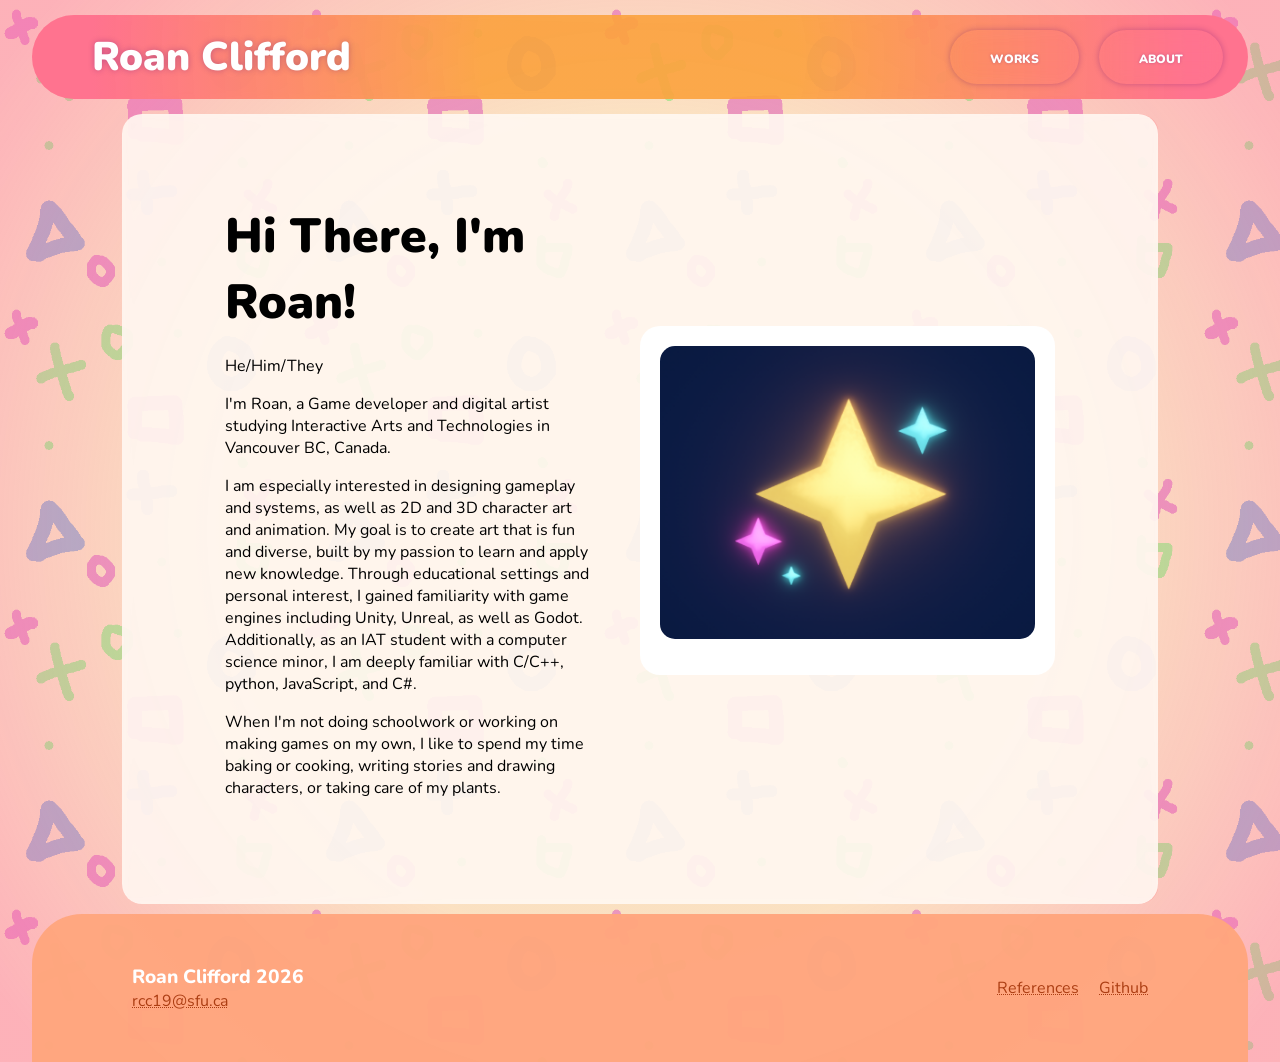
<file: pages/about.html>
<!DOCTYPE html>
<html lang="en">
<head>
    <meta charset="UTF-8">
    <meta name="viewport" content="width=device-width, initial-scale=1.0">
    <title>About</title>

    <link rel="stylesheet" href="../css/main.css">

    <!-- Google Fonts -->
    <link rel="preconnect" href="https://fonts.googleapis.com">
    <link rel="preconnect" href="https://fonts.gstatic.com" crossorigin>
    <link href="https://fonts.googleapis.com/css2?family=Nunito:ital,wght@0,200..1000;1,200..1000&display=swap" rel="stylesheet">
</head>
<body>
    <header id="nav_header">
        <a class="logotype" href="/index.html">Roan Clifford</a>
        <button id="hamburger" class="nav-link">menu</button>
        <nav id="link_container">
            <a class="nav-link" href="../pages/works.html">Works</a>
            <!-- <a class="nav-link" href="#">Character Art</a> -->
            <a class="nav-link" href="../pages/about.html">About</a>
        </nav>
    </header>
    <div class="page_content">
        <section class="row content_bg">
            <div class="two_col_grid">
                <div>
                    <h1>Hi There, I'm Roan!</h1>
                    <p>He/Him/They</p>
                    <p>I'm Roan, a Game developer and digital artist studying Interactive Arts and Technologies in Vancouver BC, Canada. </p>
                    <p>I am especially interested in designing gameplay and systems, as well as 2D and 3D character art and animation. My goal is to create art that is fun and diverse, built by my passion to learn and apply new knowledge. Through educational settings and personal interest, I gained familiarity with game engines including Unity, Unreal, as well as Godot. Additionally, as an IAT student with a computer science minor, I am deeply familiar with C/C++, python, JavaScript, and C#.</p>
                    <p>When I'm not doing schoolwork or working on making games on my own, I like to spend my time baking or cooking, writing stories and drawing characters, or taking care of my plants.</p>
                </div>
                <figure>
                    <img src="../assets/star_icon.png" loading="lazy">
                    <figcaption></figcaption>
                </figure>
            </div>
        </section>
    </div>
    <footer>
        <div>
            <p>Roan Clifford 2026</p>
            <a href="mailto:rcc19@sfu.ca">rcc19@sfu.ca</a> <!--https://www.w3docs.com/snippets/html/how-to-create-mailto-links.html-->
        </div>
        <ul>
            <!-- <li><a href="./styleguide.html">Styleguide</a></li> -->
            <li><a href="./references.html">References</a></li>
            <li><a target="_blank" href="https://github.com/RCC1783">Github</a></li>
        </ul>
    </footer>
    <script src="../js/main.js"></script>
</body>
</html>
</file>
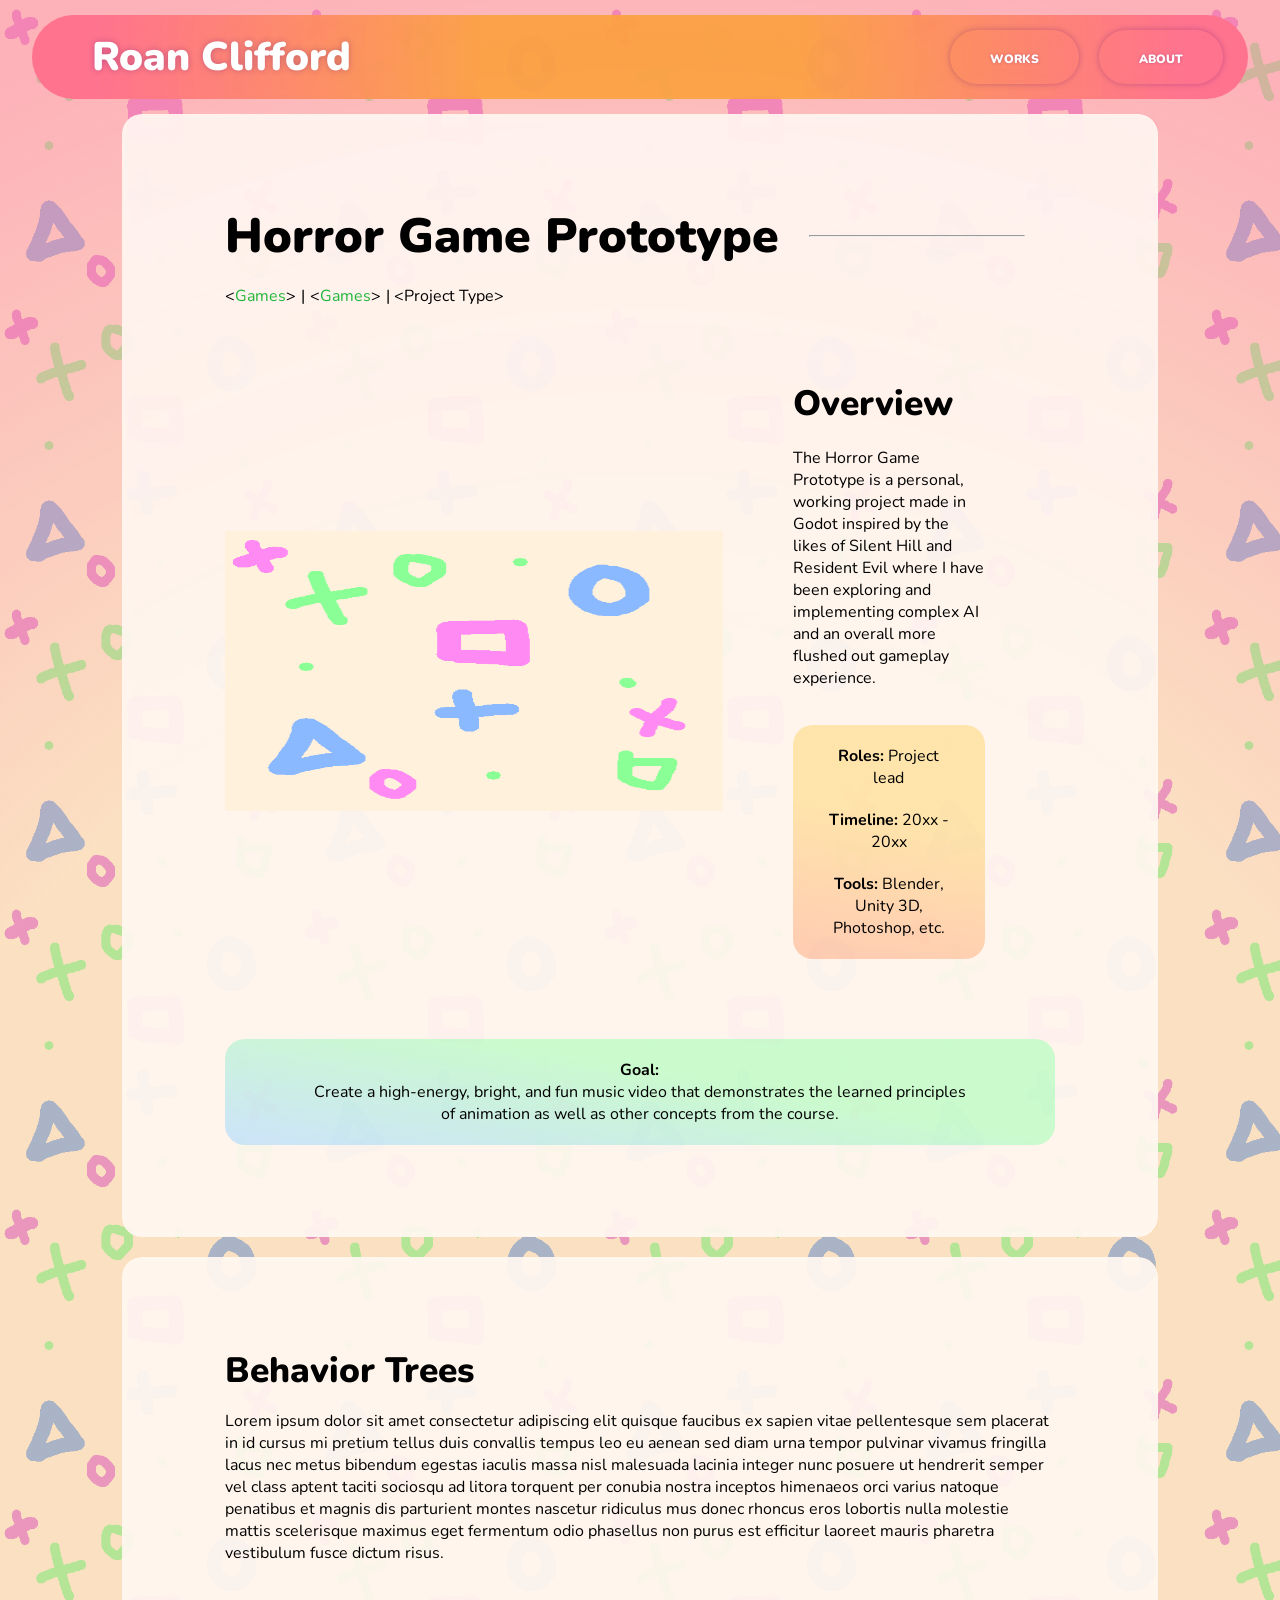
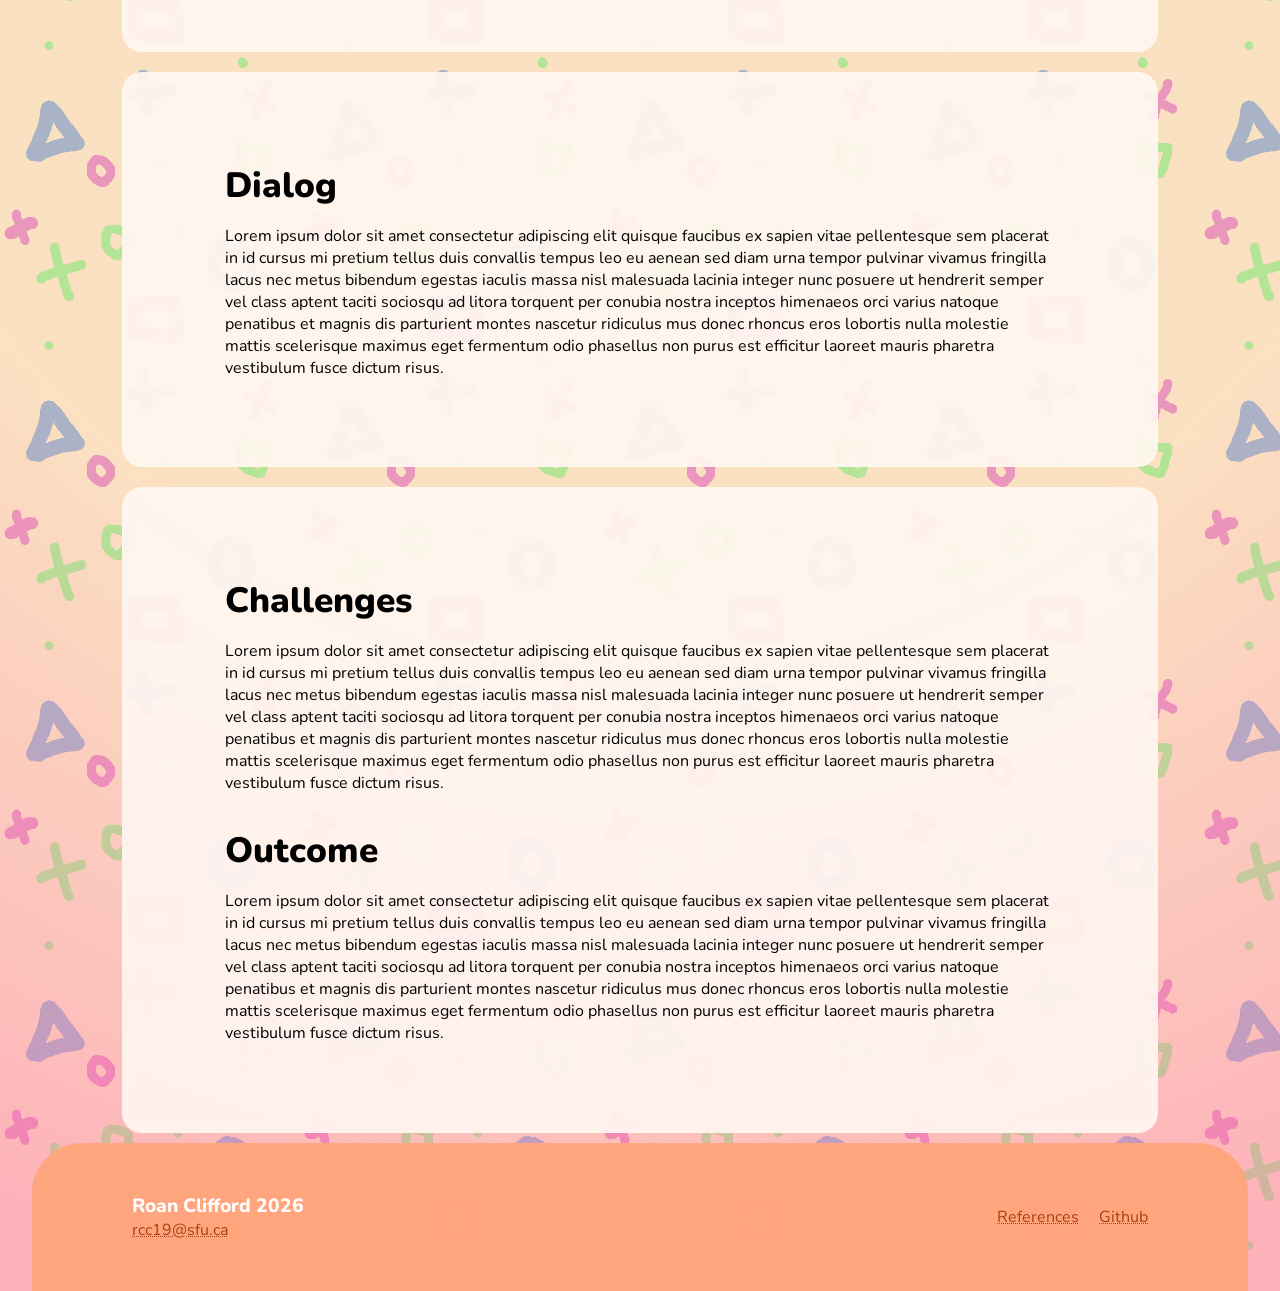
<file: pages/horror_prototype.html>
<!DOCTYPE html>
<html lang="en">
<head>
    <meta charset="UTF-8">
    <meta name="viewport" content="width=device-width, initial-scale=1.0">
    <title>Horror Game Prototype</title>

    <link rel="stylesheet" href="../css/main.css">

    <!-- Google Fonts -->
    <link rel="preconnect" href="https://fonts.googleapis.com">
    <link rel="preconnect" href="https://fonts.gstatic.com" crossorigin>
    <link href="https://fonts.googleapis.com/css2?family=Nunito:ital,wght@0,200..1000;1,200..1000&display=swap" rel="stylesheet">
</head>
<body>
    <header id="nav_header">
        <a class="logotype" href="/index.html">Roan Clifford</a>
        <button id="hamburger" class="nav-link">menu</button>
        <nav id="link_container">
            <a class="nav-link" href="../pages/works.html">Works</a>
            <!-- <a class="nav-link" href="#">Character Art</a> -->
            <a class="nav-link" href="../pages/about.html">About</a>
        </nav>
    </header>
    <div class="page_content">
        <div class="row content_bg">
            <div class="project_head">
                <h1>Horror Game Prototype</h1>
                <hr>
                <p class="tags_cont"><a href="/pages/works.html#games" class="content_tag game_dev">Games</a> | <a href="/pages/works.html#games" class="content_tag game_dev">Games</a> | &lt;Project Type&gt;</p>
            </div>

            <section id="overview" class="flex_container">
                <!-- Placeholder Image. Should replace w gameplay video -->
                <img src="/assets/WebsiteBackground.png" style="width: 60%; aspect-ratio: 16/9; align-self: center;">
                <div class="col">
                    <h2>Overview</h2>
                    <p>The Horror Game Prototype is a personal, working project made in Godot inspired by the likes of Silent Hill and Resident Evil where I have been exploring and implementing complex AI and an overall more flushed out gameplay experience.</p>
                    <div class="callout center_text">
                        <p><b>Roles:</b> Project lead </p>
                        <p><b>Timeline:</b> 20xx - 20xx</p>
                        <p><b>Tools:</b> Blender, Unity 3D, Photoshop, etc.</p>
                    </div>
                </div>
                <div class="callout row center_text call_alt1">
                    <p><b>Goal:</b> <br> Create a high-energy, bright, and fun music video that demonstrates the learned principles of animation as well as other concepts from the course.</p>
                </div>
            </section>
        </div>
        <div class="row content_bg">
            <section id="section1">
                <h2>Behavior Trees</h2>
                <p>Lorem ipsum dolor sit amet consectetur adipiscing elit quisque faucibus ex sapien vitae pellentesque sem placerat in id cursus mi pretium tellus duis convallis tempus leo eu aenean sed diam urna tempor pulvinar vivamus fringilla lacus nec metus bibendum egestas iaculis massa nisl malesuada lacinia integer nunc posuere ut hendrerit semper vel class aptent taciti sociosqu ad litora torquent per conubia nostra inceptos himenaeos orci varius natoque penatibus et magnis dis parturient montes nascetur ridiculus mus donec rhoncus eros lobortis nulla molestie mattis scelerisque maximus eget fermentum odio phasellus non purus est efficitur laoreet mauris pharetra vestibulum fusce dictum risus.</p>
            </section>
        </div>
        <!-- <div class="col_noBG min_50-perc">
            <img src="/assets/WebsiteBackground.png" loading="lazy" >
        </div>
        <div class="col_noBG min_50-perc">
            <img src="/assets/WebsiteBackground.png">
        </div> -->
        <div class="row content_bg">
            <section id="section2">
                <h2>Dialog</h2>
                <p>Lorem ipsum dolor sit amet consectetur adipiscing elit quisque faucibus ex sapien vitae pellentesque sem placerat in id cursus mi pretium tellus duis convallis tempus leo eu aenean sed diam urna tempor pulvinar vivamus fringilla lacus nec metus bibendum egestas iaculis massa nisl malesuada lacinia integer nunc posuere ut hendrerit semper vel class aptent taciti sociosqu ad litora torquent per conubia nostra inceptos himenaeos orci varius natoque penatibus et magnis dis parturient montes nascetur ridiculus mus donec rhoncus eros lobortis nulla molestie mattis scelerisque maximus eget fermentum odio phasellus non purus est efficitur laoreet mauris pharetra vestibulum fusce dictum risus.</p>
            </section>
        </div>
        <div class="row content_bg">
            <section id="challenges">
                <h2>Challenges</h2>
                <p>Lorem ipsum dolor sit amet consectetur adipiscing elit quisque faucibus ex sapien vitae pellentesque sem placerat in id cursus mi pretium tellus duis convallis tempus leo eu aenean sed diam urna tempor pulvinar vivamus fringilla lacus nec metus bibendum egestas iaculis massa nisl malesuada lacinia integer nunc posuere ut hendrerit semper vel class aptent taciti sociosqu ad litora torquent per conubia nostra inceptos himenaeos orci varius natoque penatibus et magnis dis parturient montes nascetur ridiculus mus donec rhoncus eros lobortis nulla molestie mattis scelerisque maximus eget fermentum odio phasellus non purus est efficitur laoreet mauris pharetra vestibulum fusce dictum risus.</p>
            </section>
            <section id="outcome">
                <h2>Outcome</h2>
                <p>Lorem ipsum dolor sit amet consectetur adipiscing elit quisque faucibus ex sapien vitae pellentesque sem placerat in id cursus mi pretium tellus duis convallis tempus leo eu aenean sed diam urna tempor pulvinar vivamus fringilla lacus nec metus bibendum egestas iaculis massa nisl malesuada lacinia integer nunc posuere ut hendrerit semper vel class aptent taciti sociosqu ad litora torquent per conubia nostra inceptos himenaeos orci varius natoque penatibus et magnis dis parturient montes nascetur ridiculus mus donec rhoncus eros lobortis nulla molestie mattis scelerisque maximus eget fermentum odio phasellus non purus est efficitur laoreet mauris pharetra vestibulum fusce dictum risus.</p>
            </section>
        </div>
    </div>
    <footer>
        <div>
            <p>Roan Clifford 2026</p>
            <a href="mailto:rcc19@sfu.ca">rcc19@sfu.ca</a> <!--https://www.w3docs.com/snippets/html/how-to-create-mailto-links.html-->
        </div>
        <ul>
            <!-- <li><a href="./styleguide.html">Styleguide</a></li> -->
            <li><a href="./references.html">References</a></li>
            <li><a target="_blank" href="https://github.com/RCC1783">Github</a></li>
        </ul>
    </footer>
    <script src="../js/main.js"></script>
</body>
</html>
</file>
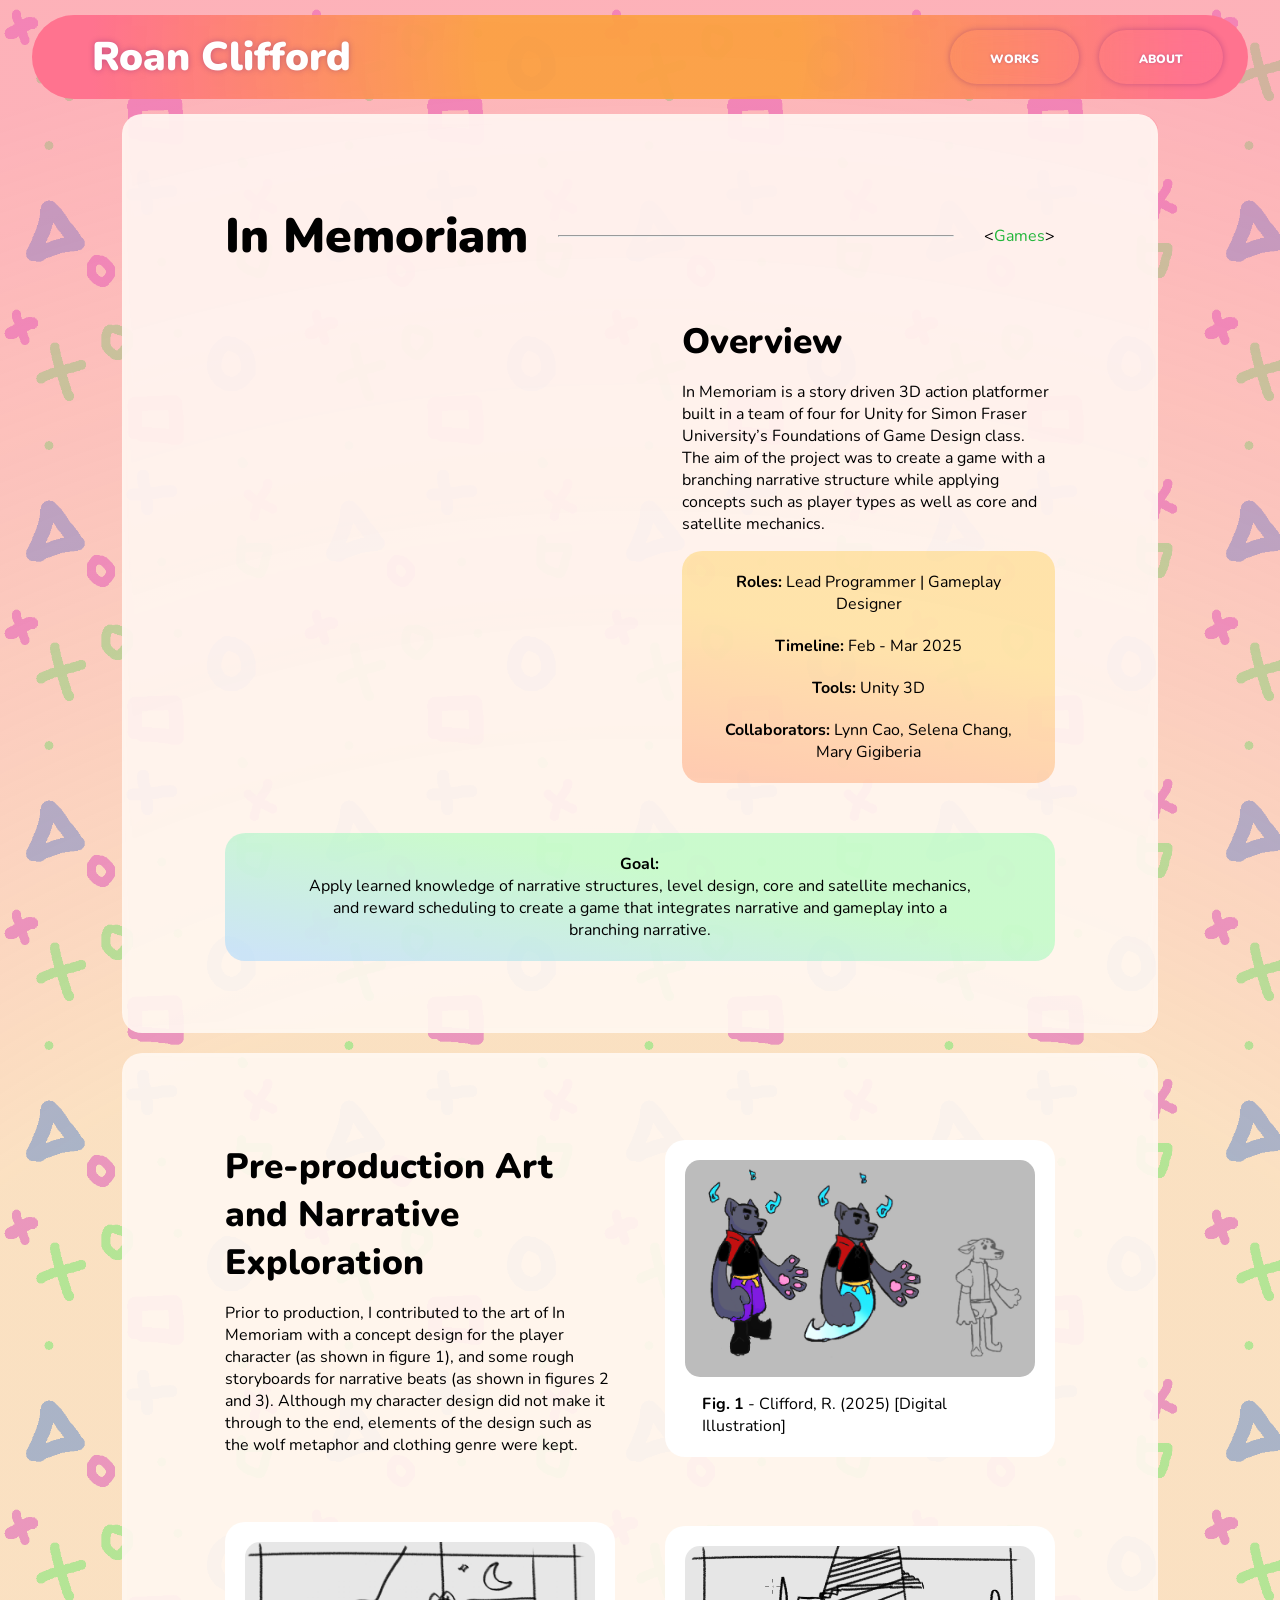
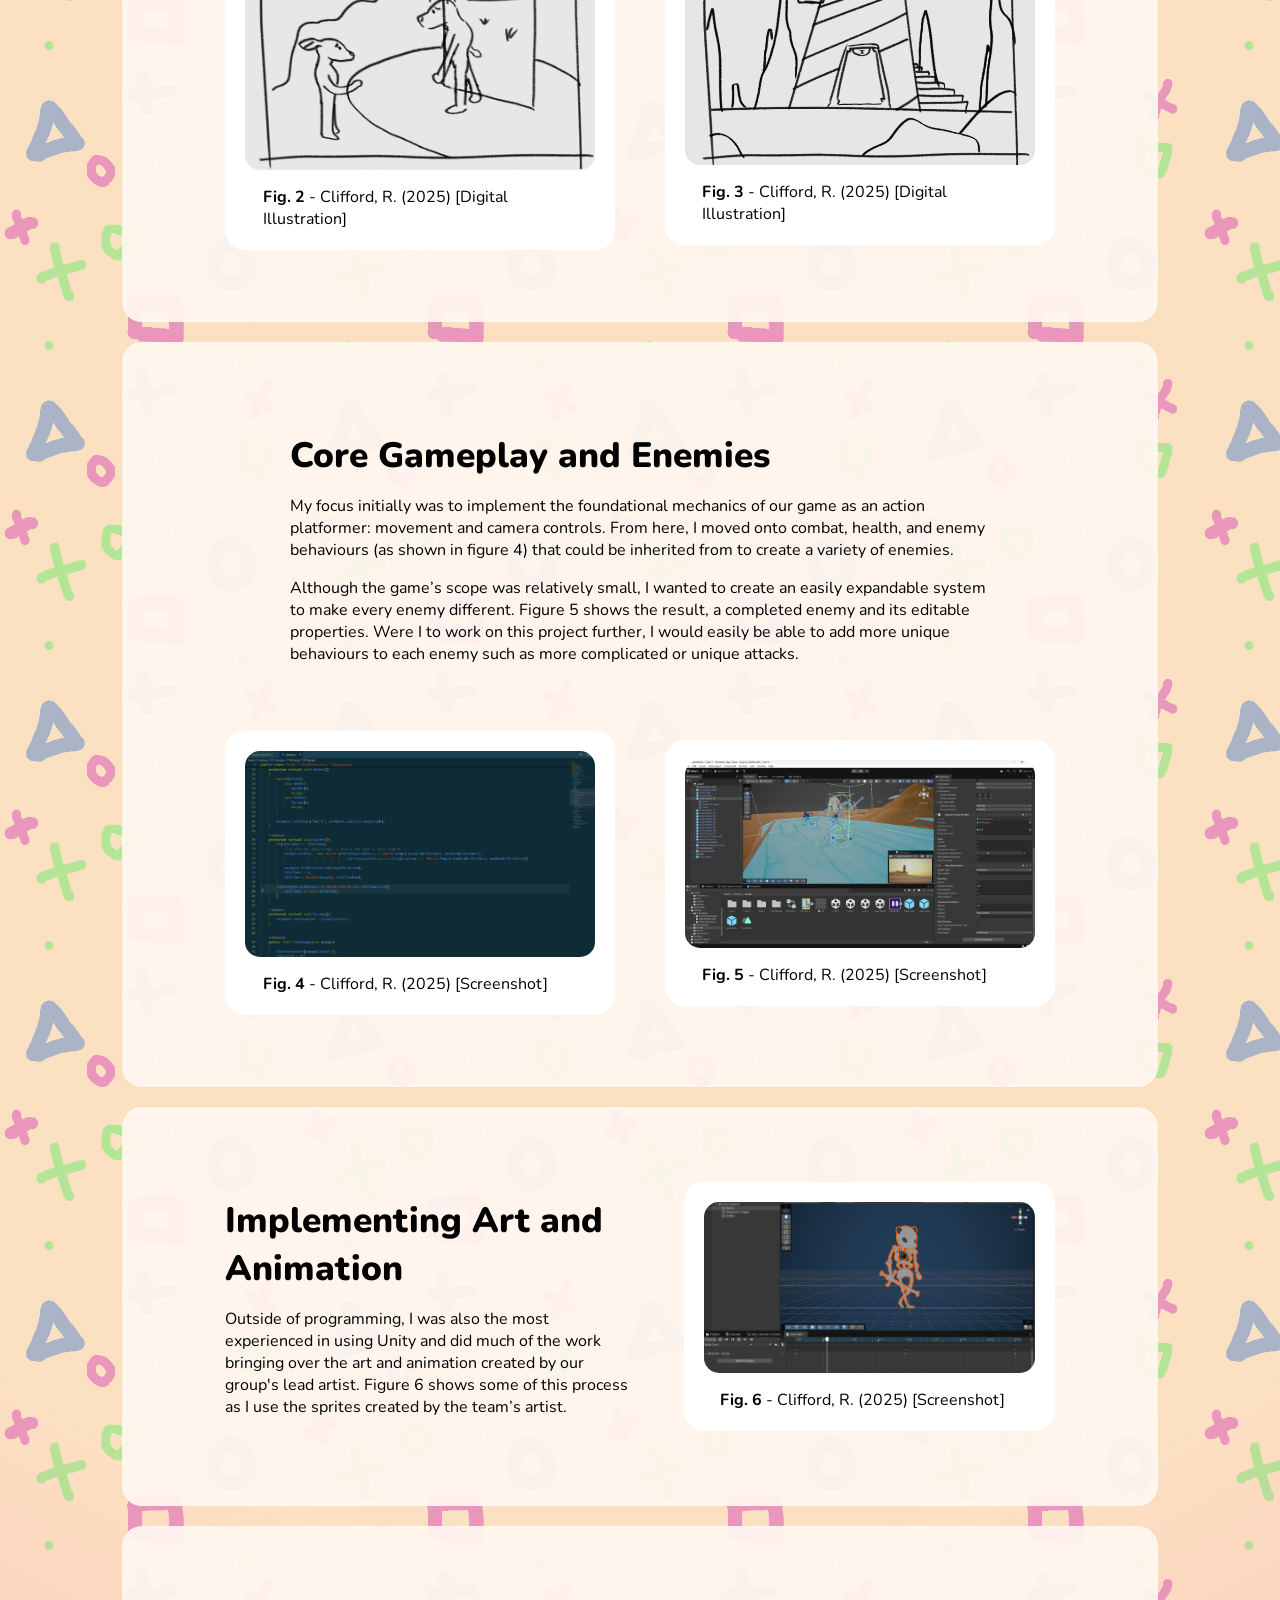
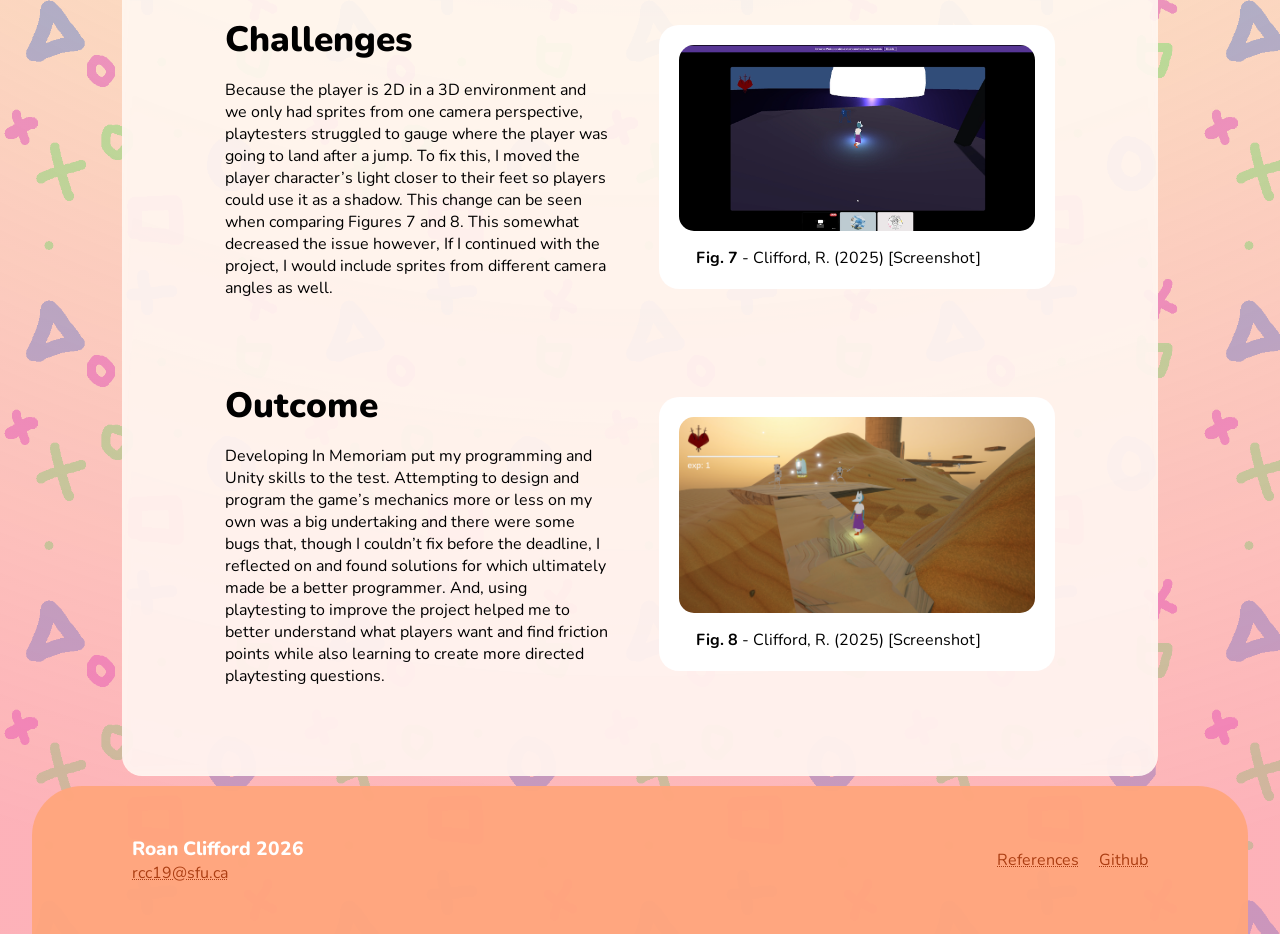
<file: pages/in_memorium.html>
<!DOCTYPE html>
<html lang="en">
<head>
    <meta charset="UTF-8">
    <meta name="viewport" content="width=device-width, initial-scale=1.0">
    <title>In Memoriam</title>

    <link rel="stylesheet" href="../css/main.css">

    <!-- Google Fonts -->
    <link rel="preconnect" href="https://fonts.googleapis.com">
    <link rel="preconnect" href="https://fonts.gstatic.com" crossorigin>
    <link href="https://fonts.googleapis.com/css2?family=Nunito:ital,wght@0,200..1000;1,200..1000&display=swap" rel="stylesheet">
</head>
<body>
    <header id="nav_header">
        <a class="logotype" href="../index.html">Roan Clifford</a>
        <button id="hamburger" class="nav-link">menu</button>
        <nav id="link_container">
            <a class="nav-link" href="../pages/works.html">Works</a>
            <!-- <a class="nav-link" href="#">Character Art</a> -->
            <a class="nav-link" href="../pages/about.html">About</a>
        </nav>
    </header>
    <div class="page_content">
        <div class="row content_bg">
            <div class="project_head">
                <h1>In Memoriam</h1>
                <hr>
                <div class="tags_cont"><a href="../pages/works.html#games" class="content_tag game_dev">Games</a></div>
            </div>

            <section id="overview" class="two_col_grid">
                <!-- Placeholder Image. Should replace w gameplay video -->
                <div class="project_hero">
                    <iframe width="560" height="315" src="https://www.youtube.com/embed/cDmDA8DhNA4?si=bC1VB6HDWPbSwwVp" title="YouTube video player" frameborder="0" allow="accelerometer; autoplay; clipboard-write; encrypted-media; gyroscope; picture-in-picture; web-share" referrerpolicy="strict-origin-when-cross-origin" allowfullscreen></iframe>
                </div>
                <div class="content_text">
                    <h2>Overview</h2>
                    <p>In Memoriam is a story driven 3D action platformer built in a team of four for Unity for Simon Fraser University’s Foundations of Game Design class. The aim of the project was to create a game with a branching narrative structure while applying concepts such as player types as well as core and satellite mechanics.</p>
                    <div class="callout center_text">
                        <p><b>Roles:</b> Lead Programmer | Gameplay Designer </p>
                        <p><b>Timeline:</b> Feb - Mar 2025</p>
                        <p><b>Tools:</b> Unity 3D</p>
                        <p><b>Collaborators:</b> Lynn Cao, Selena Chang, Mary Gigiberia</p>
                    </div>
                </div>
                <div class="callout center_text call_alt1 span">
                    <p><b>Goal:</b> <br> Apply learned knowledge of narrative structures, level design, core and satellite mechanics, and reward scheduling to create a game that integrates narrative and gameplay into a branching narrative.</p>
                </div>
            </section>
        </div>
        <div class="row content_bg">
            <section id="pre-production" class="two_col_grid">
                <div class="content_text">
                    <h2>Pre-production Art and Narrative Exploration</h2>
                    <p>Prior to production, I contributed to the art of In Memoriam with a concept design for the player character (as shown in figure 1), and some rough storyboards for narrative beats (as shown in figures 2 and 3). Although my character design did not make it through to the end, elements of the design such as the wolf metaphor and clothing genre were kept.</p>
                </div>
                <figure>
                    <img src="../assets//in_memoriam/mc_concept_1.png" alt="Two drawings of an anthropomorphic wolf and one sketch of an anthropomorphic faun in a cartoon style. The wolf is dressed in a vest and pointy shoes in one drawing and blue ghost mist instead of legs in the other. The deer is dressed like a prince." loading="lazy">
                    <figcaption><b>Fig. 1</b> - Clifford, R. (2025) [Digital Illustration]</figcaption>
                </figure>
                <!-- <div class="col"> -->
                    <figure>
                        <img src="../assets//in_memoriam/storyboard_1.png" alt="a rough sketch of a storyboard where an anthropomorphic wolf is standing in a doorway to another world, holding out his hand to an anthropomorphic faun." loading="lazy">
                        <figcaption><b>Fig. 2</b> - Clifford, R. (2025) [Digital Illustration]</figcaption>
                    </figure>
                    <figure>
                        <img src="../assets//in_memoriam/storyboard_2.png" alt="a rough sketch of a storyboard showing the base of a tall tower with a staircase wrapping around its exterior. The entrance to the first floor of the tower looks like a tarot card with 1 in roman numerals at the top." loading="lazy">
                        <figcaption><b>Fig. 3</b> - Clifford, R. (2025) [Digital Illustration]</figcaption>
                    </figure>
                <!-- </div> -->
            </section>
        </div>
        <!-- <div class="col_noBG min_50-perc">
            <img src="/assets/WebsiteBackground.png">
        </div>
        <div class="col_noBG min_50-perc">
            <img src="/assets/WebsiteBackground.png">
        </div> -->
        <div class="row content_bg">
            <section id="development_1" class="two_col_grid">
                <div class="span content_text">
                    <h2>Core Gameplay and Enemies</h2>
                    <p>My focus initially was to implement the foundational mechanics of our game as an action platformer: movement and camera controls. From here, I moved onto combat, health, and enemy behaviours (as shown in figure 4) that could be inherited from to create a variety of enemies.</p>
                    <p>Although the game’s scope was relatively small, I wanted to create an easily expandable system to make every enemy different. Figure 5 shows the result, a completed enemy and its editable properties. Were I to work on this project further, I would easily be able to add more unique behaviours to each enemy such as more complicated or unique attacks.</p>
                </div>
                <!-- <div class="row flex_grid"> -->
                    <figure>
                        <img src="../assets//in_memoriam/code.png" alt="a screenshot of code for an enemy state machine." loading="lazy">
                        <figcaption><b>Fig. 4</b> - Clifford, R. (2025) [Screenshot]</figcaption>
                    </figure>
                        
                    <figure>
                        <img src="../assets//in_memoriam/enemy_in_engine.png" alt="a screenshot of an enemy as seen in the game engine Unity" loading="lazy">
                        <figcaption><b>Fig. 5</b> - Clifford, R. (2025) [Screenshot]</figcaption>
                    </figure>
                    
                <!-- </div> -->
            </section>
        </div>
        <div class="row content_bg">
            <section id="development_2" class="two_col_grid">
                <div class="content_text">
                    <h2>Implementing Art and Animation</h2>
                    <p>Outside of programming, I was also the most experienced in using Unity and did much of the work bringing over the art and animation created by our group's lead artist. Figure 6 shows some of this process as I use the sprites created by the team’s artist.</p>
                </div>
                <figure>
                    <img src="../assets//in_memoriam/animating_an_enemy.png" alt="a screenshot of an enemy and the animation timeline in the game engine Unity" loading="lazy">
                    <figcaption><b>Fig. 6</b> - Clifford, R. (2025) [Screenshot]</figcaption>
                </figure>
            </section>
        </div>
        <div class="row content_bg">
            <div class="two_col_grid">
                <section id="challenges" class="content_text">
                    <h2>Challenges</h2>
                    <p>Because the player is 2D in a 3D environment and we only had sprites from one camera perspective, playtesters struggled to gauge where the player was going to land after a jump. To fix this, I moved the player character’s light closer to their feet so players could use it as a shadow. This change can be seen when comparing Figures 7 and 8. This somewhat decreased the issue however, If I continued with the project, I would include sprites from different camera angles as well.</p>
                </section>
                <figure>
                    <img src="../assets/in_memoriam/virtual_playtesting.png" alt="a screenshot of a Discord call where a playtester is playing In Memoriam" loading="lazy">
                    <figcaption><b>Fig. 7</b> - Clifford, R. (2025) [Screenshot]</figcaption>
                </figure>
                <section id="outcome" class="content_text">
                    <h2>Outcome</h2>
                    <p>Developing In Memoriam put my programming and Unity skills to the test. Attempting to design and program the game’s mechanics more or less on my own was a big undertaking and there were some bugs that, though I couldn’t fix before the deadline, I reflected on and found solutions for which ultimately made be a better programmer. And, using playtesting to improve the project helped me to better understand what players want and find friction points while also learning to create more directed playtesting questions.</p>
                </section>  
                <figure>
                    <img src="../assets/in_memoriam/sand_level.png" alt="a screenshot of In Memoriam. A character with a wolf mask stands on a floating platform in a desert landscape. There are some skeleton enemies nearby guarding a floating card and a tower in the distance." loading="lazy">
                    <figcaption><b>Fig. 8</b> - Clifford, R. (2025) [Screenshot]</figcaption>
                </figure>
            </div>
        </div>
    </div>
    <footer>
        <div>
            <p>Roan Clifford 2026</p>
            <a href="mailto:rcc19@sfu.ca">rcc19@sfu.ca</a> <!--https://www.w3docs.com/snippets/html/how-to-create-mailto-links.html-->
        </div>
        <ul>
            <!-- <li><a href="./styleguide.html">Styleguide</a></li> -->
            <li><a href="./references.html">References</a></li>
            <li><a target="_blank" href="https://github.com/RCC1783">Github</a></li>
        </ul>
    </footer>
    <script src="../js/main.js"></script>
</body>
</html>
</file>
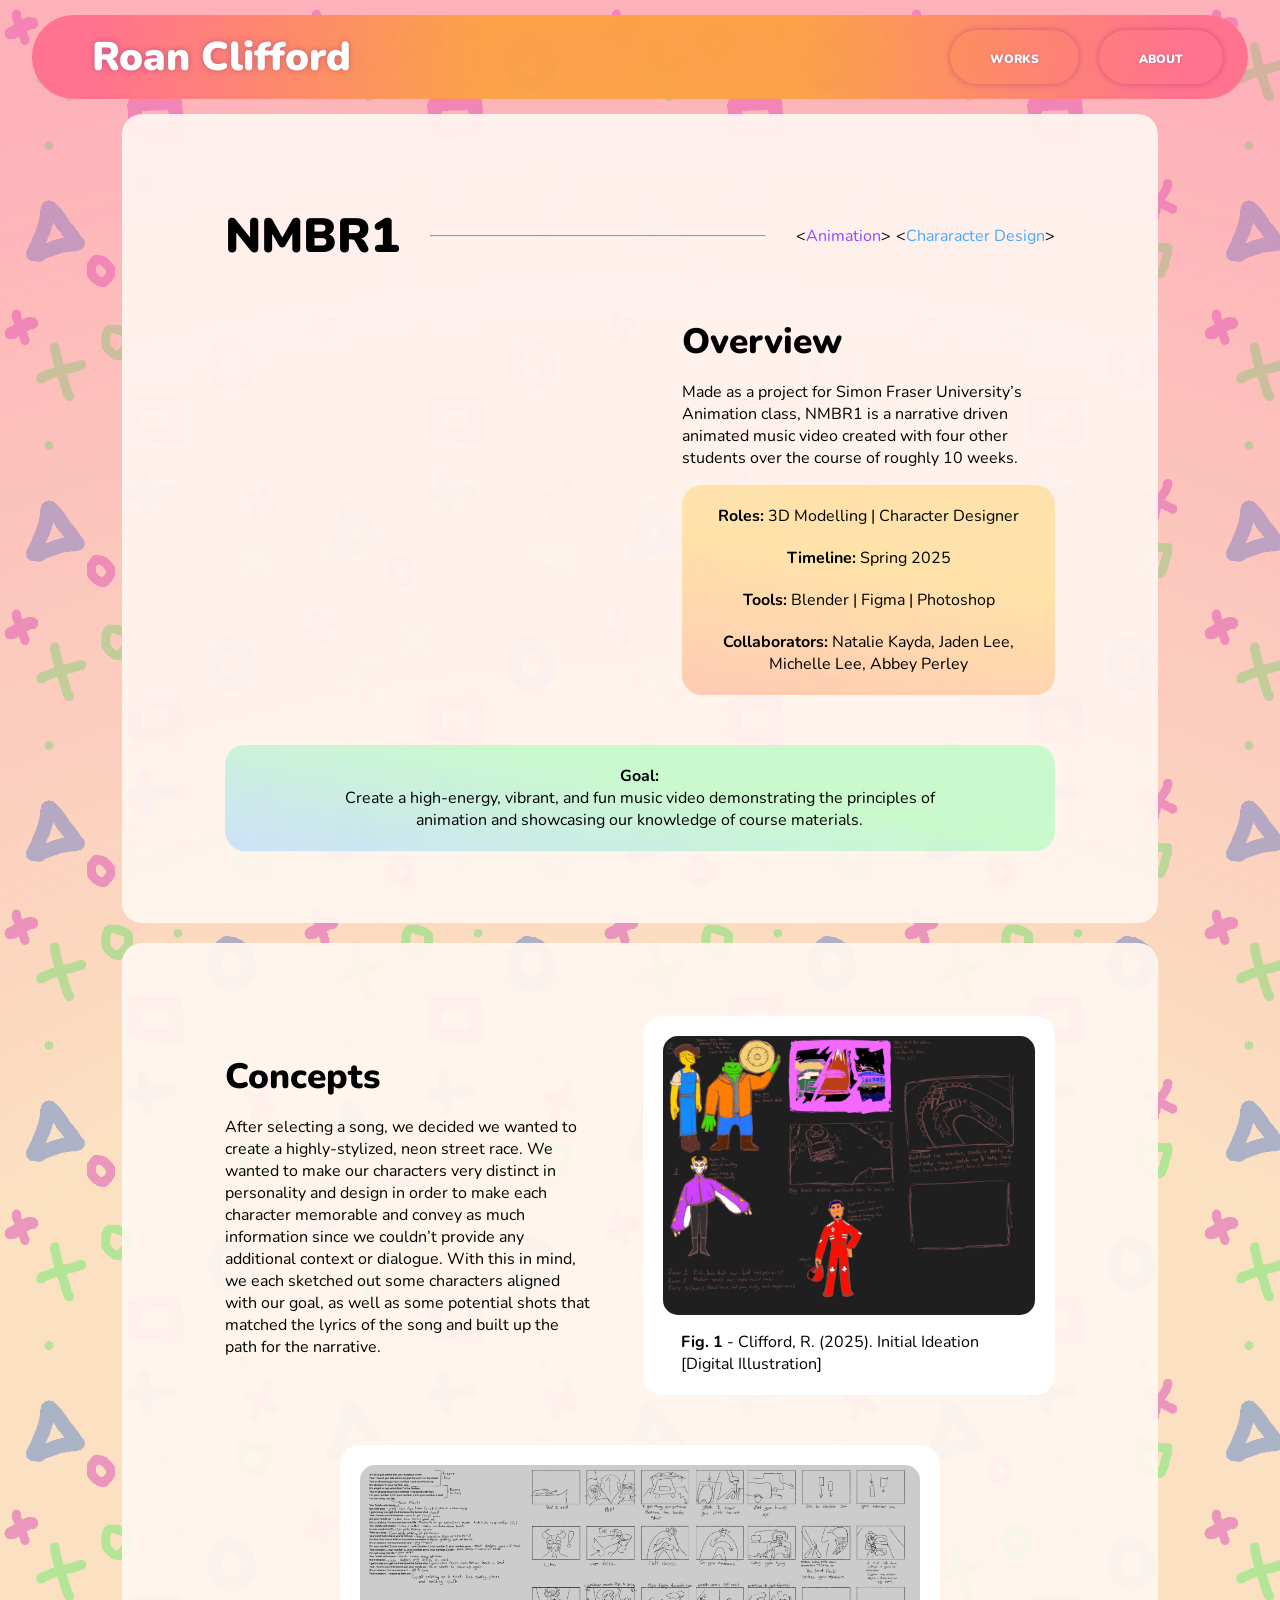
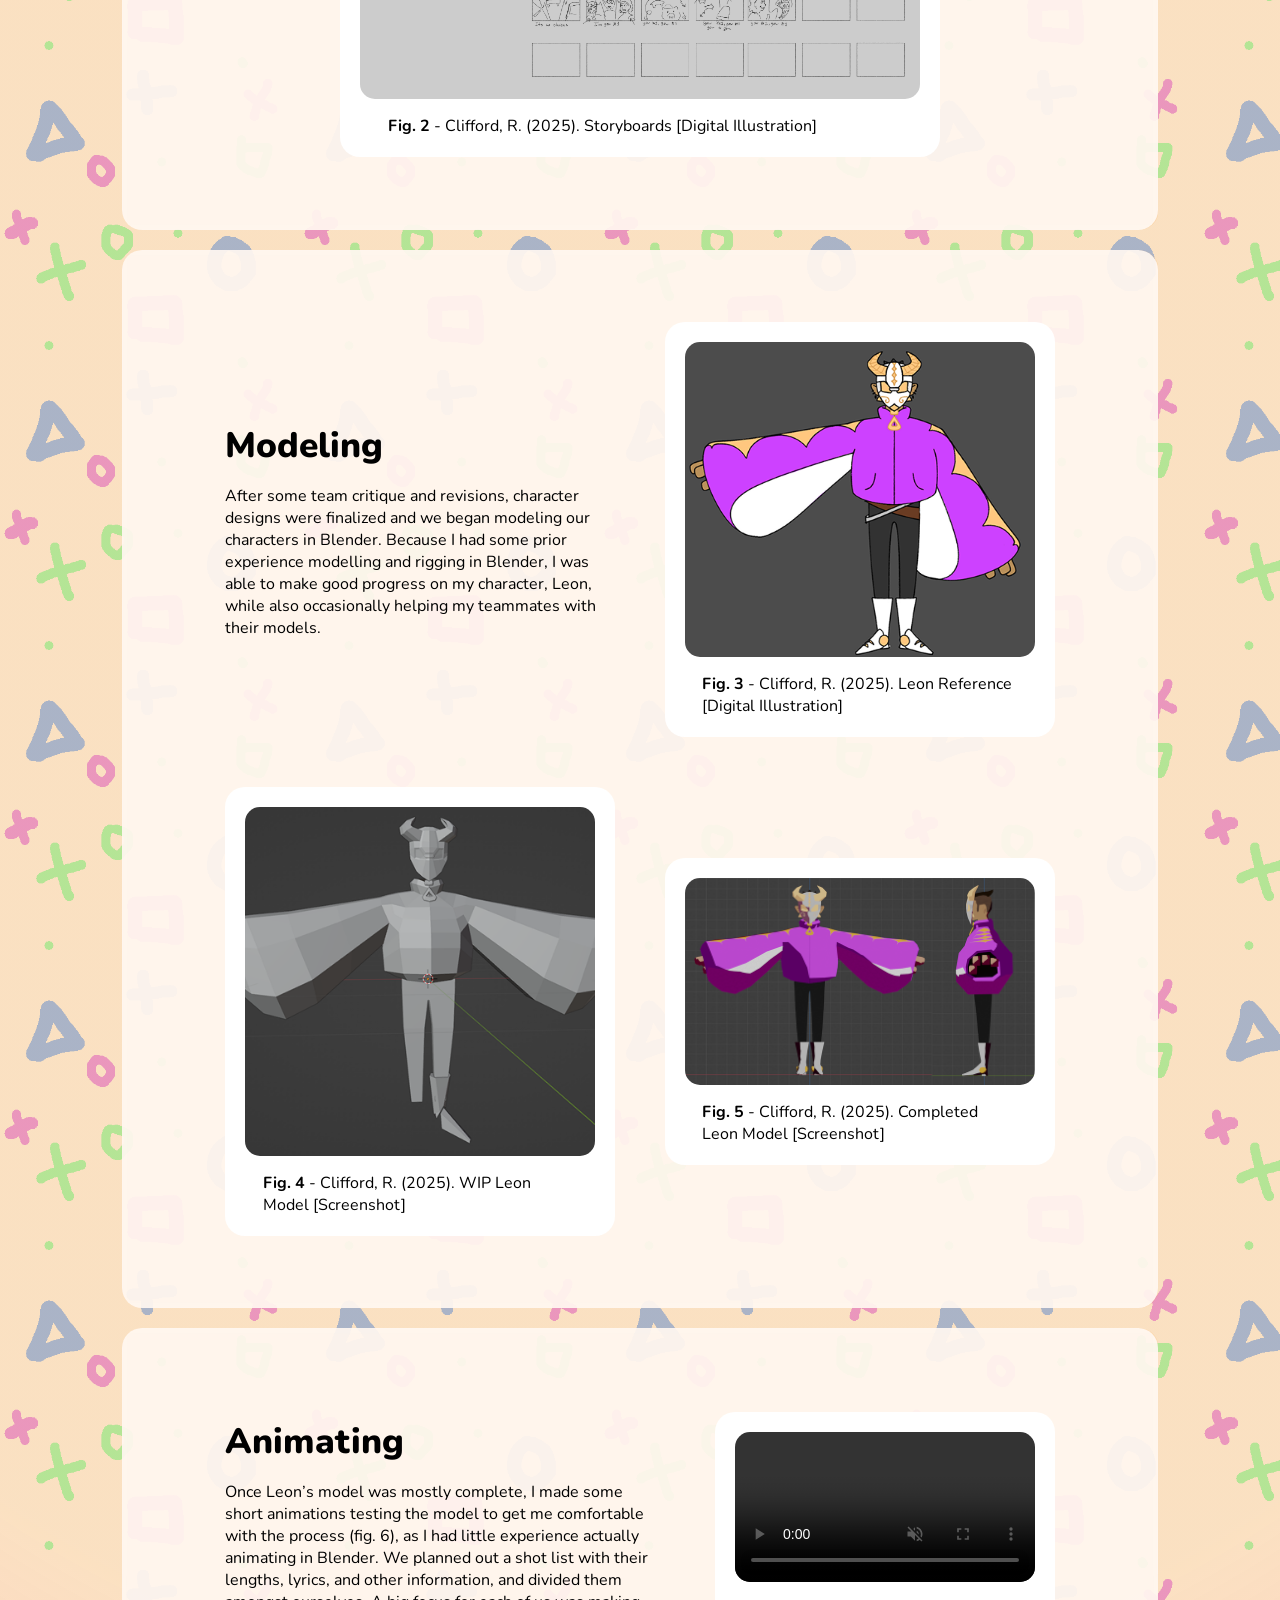
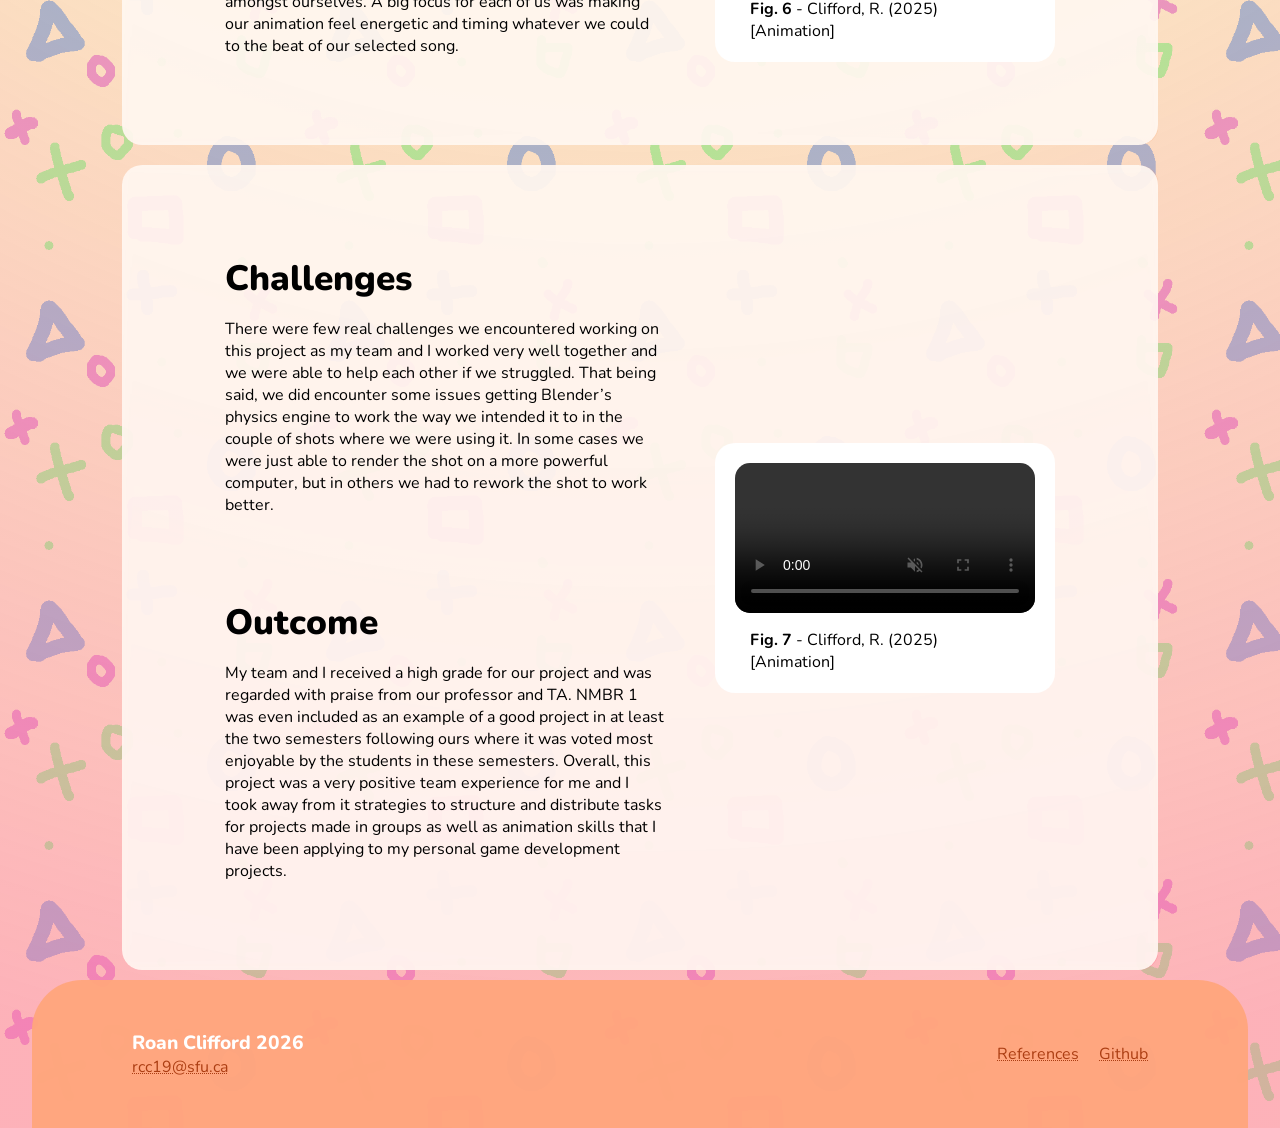
<file: pages/NMBR1.html>
<!DOCTYPE html>
<html lang="en">
<head>
    <meta charset="UTF-8">
    <meta name="viewport" content="width=device-width, initial-scale=1.0">
    <title>NMBR1</title>

    <link rel="stylesheet" href="../css/main.css">

    <!-- Google Fonts -->
    <link rel="preconnect" href="https://fonts.googleapis.com">
    <link rel="preconnect" href="https://fonts.gstatic.com" crossorigin>
    <link href="https://fonts.googleapis.com/css2?family=Nunito:ital,wght@0,200..1000;1,200..1000&display=swap" rel="stylesheet">
</head>
<body>
    <header id="nav_header">
        <a class="logotype" href="/index.html">Roan Clifford</a>
        <button id="hamburger" class="nav-link">menu</button>
        <nav id="link_container">
            <a class="nav-link" href="../pages/works.html">Works</a>
            <!-- <a class="nav-link" href="#">Character Art</a> -->
            <a class="nav-link" href="../pages/about.html">About</a>
        </nav>
    </header>
    <div class="page_content">
        <div class="row content_bg">
            <div class="project_head">
                <h1>NMBR1</h1>
                <hr>
                <div class="tags_cont"><a href="../pages/works.html#animation" class="content_tag animation">Animation</a> <a href="../pages/works.html#character_design" class="content_tag char_design">Chararacter Design</a></div>
            </div>

            <section id="overview" class="two_col_grid">
                <div class="project_hero">
                    <iframe width="560" height="315" src="https://www.youtube.com/embed/-ICaFI-DHqY?si=vVgqYIaml6OKjbxv" title="YouTube video player" frameborder="0" allow="accelerometer; autoplay; clipboard-write; encrypted-media; gyroscope; picture-in-picture; web-share" referrerpolicy="strict-origin-when-cross-origin" allowfullscreen></iframe>
                </div>
                <div class="content_text">
                    <h2>Overview</h2>
                    <p>Made as a project for Simon Fraser University’s Animation class, NMBR1 is a narrative driven animated music video created with four other students over the course of roughly 10 weeks.</p>
                    <div class="callout center_text">
                        <p><b>Roles:</b> 3D Modelling | Character Designer  </p>
                        <p><b>Timeline:</b> Spring 2025</p>
                        <p><b>Tools:</b> Blender | Figma | Photoshop </p>
                        <p><b>Collaborators:</b> Natalie Kayda, Jaden Lee, Michelle Lee, Abbey Perley</p>
                    </div>
                </div>
                <div class="callout center_text call_alt1 span">
                    <p><b>Goal:</b> <br> Create a high-energy, vibrant, and fun music video demonstrating the principles of animation and showcasing our knowledge of course materials.</p>
                </div>
            </section>
        </div>
        <div class="row content_bg">
            <section id="section1" class="two_col_grid">
                <div class="content_text">
                    <h2>Concepts</h2>
                    <p>After selecting a song, we decided we wanted to create a highly-stylized, neon street race. We wanted to make our characters very distinct in personality and design in order to make each character memorable and convey as much information since we couldn’t provide any additional context or dialogue. With this in mind, we each sketched out some characters aligned with our goal, as well as some potential shots that matched the lyrics of the song and built up the path for the narrative.</p>
                </div>
                <figure>
                    <img src="../assets/NMBR1/initial_ideation.png" loading="lazy">
                    <figcaption><b>Fig. 1</b> - Clifford, R. (2025). Initial Ideation [Digital Illustration]</figcaption>
                </figure>
                <figure class="span">
                    <img src="../assets/NMBR1/Unfinished_storyboards.png" loading="lazy">
                    <figcaption><b>Fig. 2</b> - Clifford, R. (2025). Storyboards [Digital Illustration]</figcaption>
                </figure>
            </section>
        </div>
        <div class="row content_bg">
            <section id="modelling" class="two_col_grid">
                <div class="content_text">
                    <h2>Modeling</h2>
                    <p>After some team critique and revisions, character designs were finalized and we began modeling our characters in Blender. Because I had some prior experience modelling and rigging in Blender, I was able to make good progress on my character, Leon, while also occasionally helping my teammates with their models.</p>  
                </div>
                <figure>
                    <img src="../assets/NMBR1/leon_ref.png" loading="lazy">
                    <figcaption><b>Fig. 3</b> - Clifford, R. (2025). Leon Reference [Digital Illustration]</figcaption>
                </figure>
                <figure>
                    <img src="../assets/NMBR1/leon_partial.png" loading="lazy">
                    <figcaption><b>Fig. 4</b> - Clifford, R. (2025). WIP Leon Model [Screenshot]</figcaption>
                </figure>
                <figure>
                    <img src="../assets/NMBR1/leon_completed.png" loading="lazy">
                    <figcaption><b>Fig. 5</b> - Clifford, R. (2025). Completed Leon Model [Screenshot]</figcaption>
                </figure>
            </section>
        </div>
        <div class="row content_bg">
            <section id="animating" class="two_col_grid">
                <div class="content_text">
                    <h2>Animating</h2>
                    <p>Once Leon’s model was mostly complete, I made some short animations testing the model to get me comfortable with the process (fig. 6), as I had little experience actually animating in Blender. We planned out a shot list with their lengths, lyrics, and other information, and divided them amongst ourselves. A big focus for each of us was making our animation feel energetic and timing whatever we could to the beat of our selected song.</p>
                </div>
                <figure>
                    <video muted controls loading="lazy">
                        <source src="../assets/NMBR1/ball_test.mp4" type="video/mp4">
                    </video>
                    <figcaption><b>Fig. 6</b> - Clifford, R. (2025) [Animation]</figcaption>
                </figure>
            </section>
        </div>
        <div class="row content_bg">
            <div class="two_col_grid">
                <section id="challenges" class="content_text">
                    <h2>Challenges</h2>
                    <p>There were few real challenges we encountered working on this project as my team and I worked very well together and we were able to help each other if we struggled. That being said, we did encounter some issues getting Blender’s physics engine to work the way we intended it to in the couple of shots where we were using it. In some cases we were just able to render the shot on a more powerful computer, but in others we had to rework the shot to work better.</p>
                </section>
                <figure style="grid-row-end: span 2;">
                    <video muted controls loading="lazy">
                        <source src="../assets/NMBR1/leon_crash.mp4" type="video/mp4">
                    </video>
                    <figcaption><b>Fig. 7</b> - Clifford, R. (2025) [Animation]</figcaption>
                </figure>
                <section id="outcome" class="content_text">
                    <h2>Outcome</h2>
                    <p>My team and I received a high grade for our project and was regarded with praise from our professor and TA. NMBR 1 was even included as an example of a good project in at least the two semesters following ours where it was voted most enjoyable by the students in these semesters. Overall, this project was a very positive team experience for me and I took away from it strategies to structure and distribute tasks for projects made in groups as well as animation skills that I have been applying to my personal game development projects.</p>
                </section>
                
            </div>
        </div>
    </div>
    <footer>
        <div>
            <p>Roan Clifford 2026</p>
            <a href="mailto:rcc19@sfu.ca">rcc19@sfu.ca</a> <!--https://www.w3docs.com/snippets/html/how-to-create-mailto-links.html-->
        </div>
        <ul>
            <!-- <li><a href="./styleguide.html">Styleguide</a></li> -->
            <li><a href="./references.html">References</a></li>
            <li><a target="_blank" href="https://github.com/RCC1783">Github</a></li>
        </ul>
    </footer>
    <script src="../js/main.js"></script>
</body>
</html>
</file>
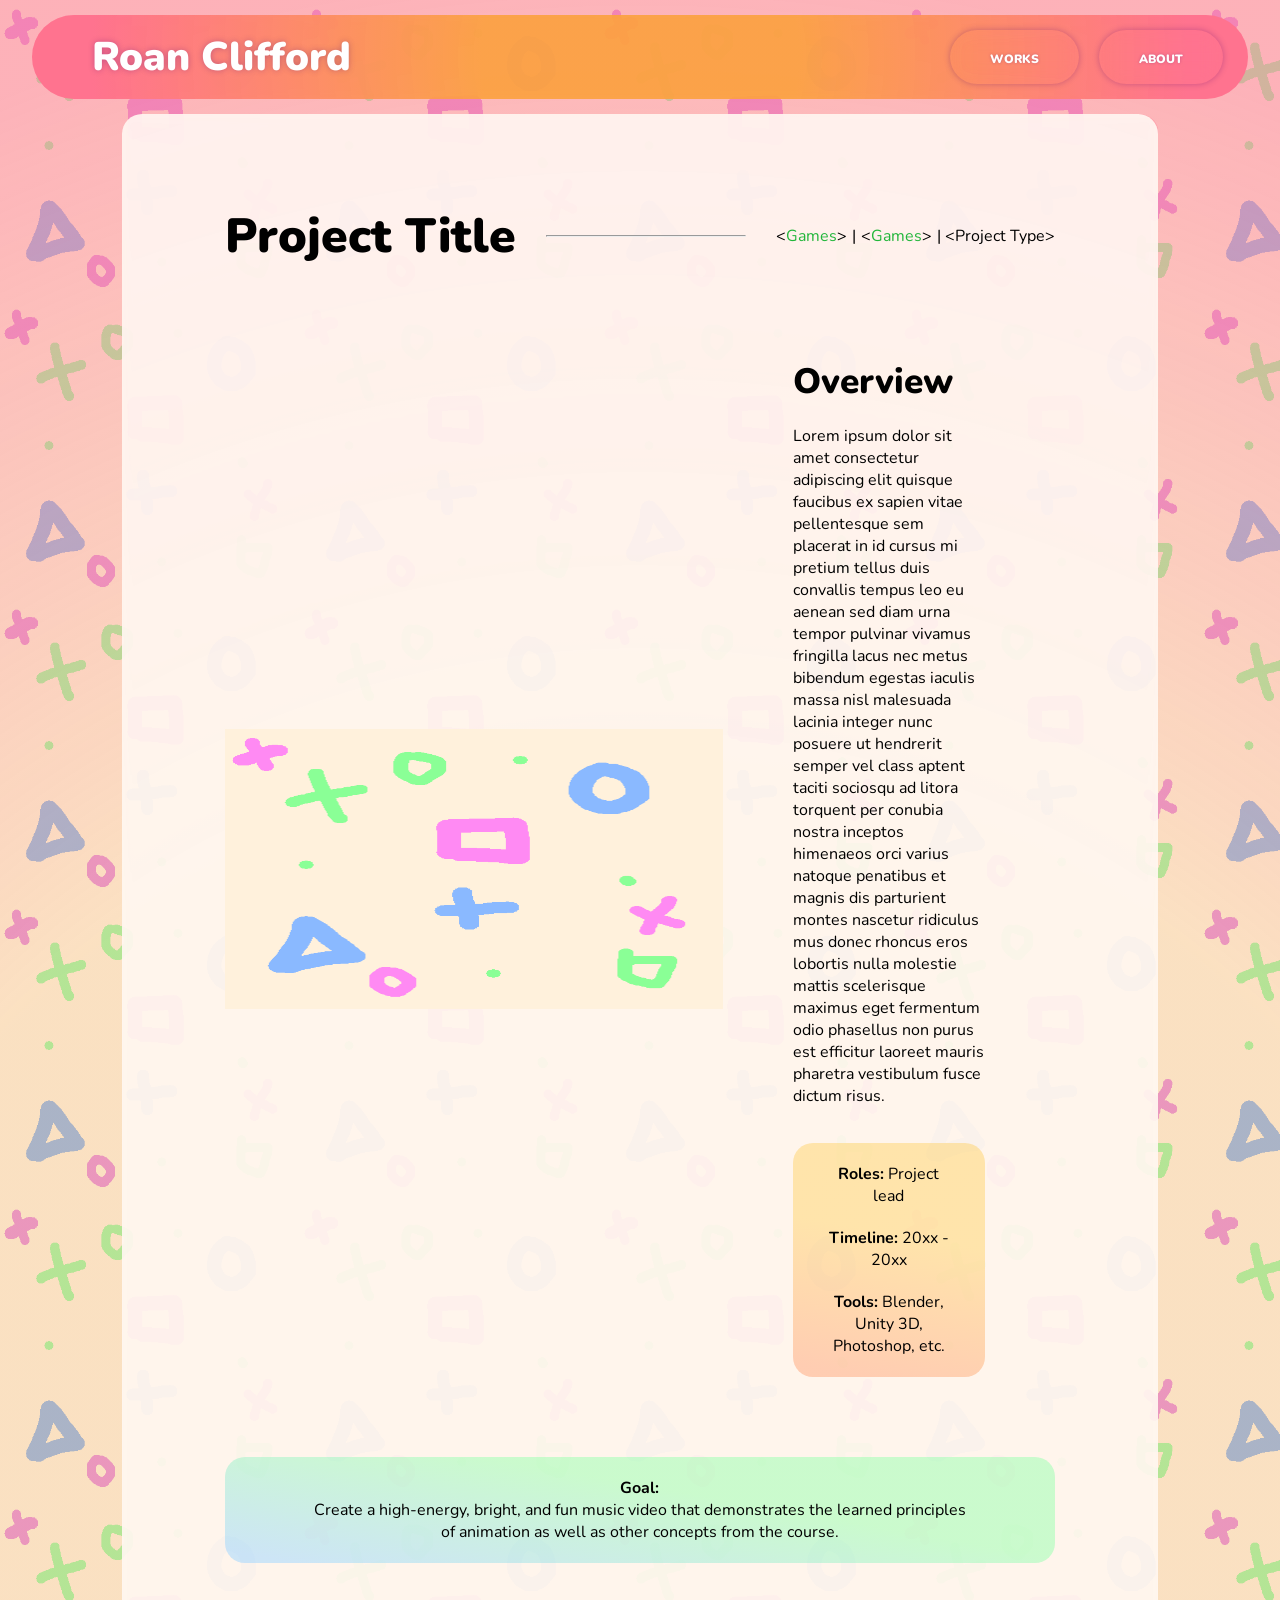
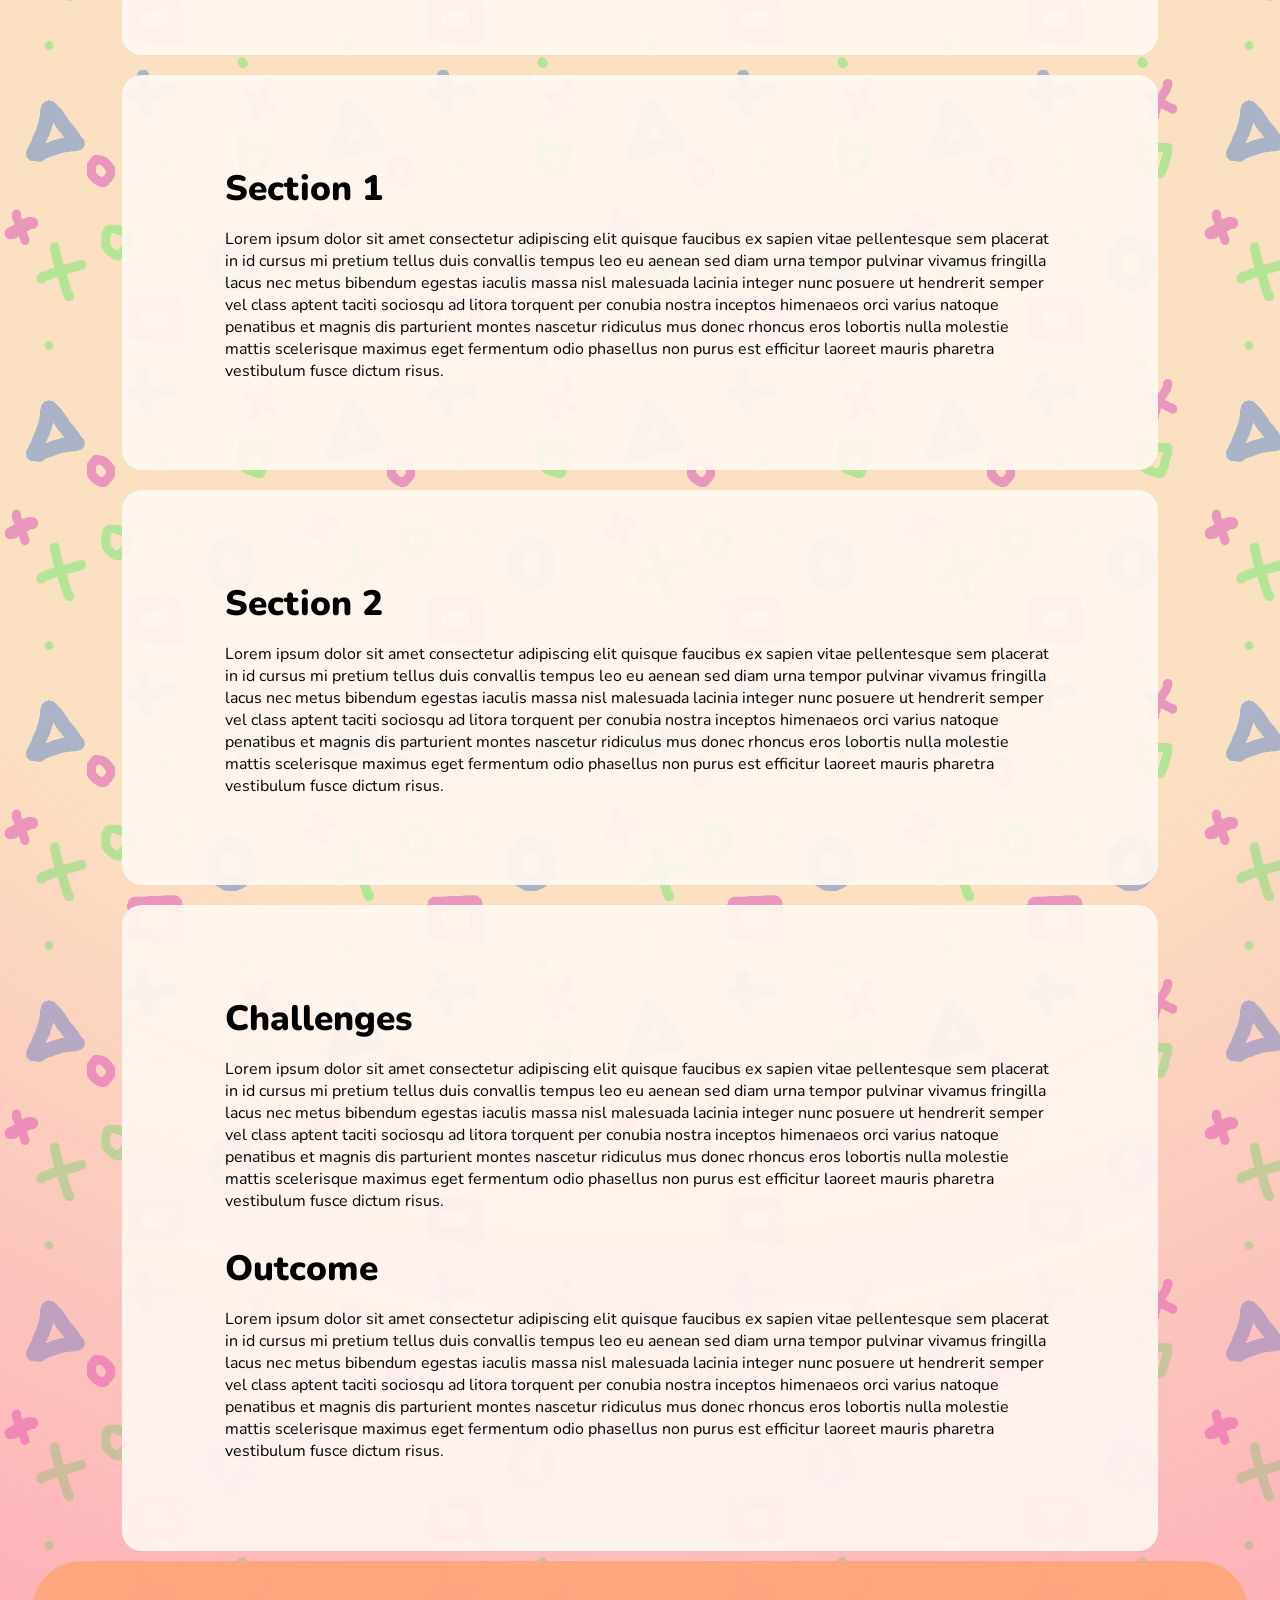
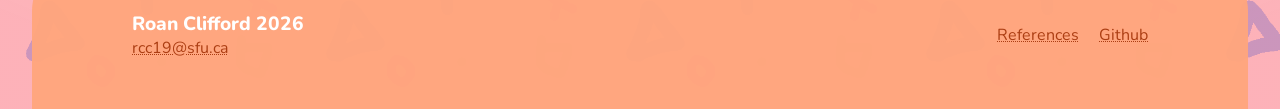
<file: pages/pearl.html>
<!DOCTYPE html>
<html lang="en">
<head>
    <meta charset="UTF-8">
    <meta name="viewport" content="width=device-width, initial-scale=1.0">
    <title>Operation Pearl</title>

    <link rel="stylesheet" href="../css/main.css">

    <!-- Google Fonts -->
    <link rel="preconnect" href="https://fonts.googleapis.com">
    <link rel="preconnect" href="https://fonts.gstatic.com" crossorigin>
    <link href="https://fonts.googleapis.com/css2?family=Nunito:ital,wght@0,200..1000;1,200..1000&display=swap" rel="stylesheet">
</head>
<body>
    <header id="nav_header">
        <a class="logotype" href="/index.html">Roan Clifford</a>
        <button id="hamburger" class="nav-link">menu</button>
        <nav id="link_container">
            <a class="nav-link" href="../pages/works.html">Works</a>
            <!-- <a class="nav-link" href="#">Character Art</a> -->
            <a class="nav-link" href="../pages/about.html">About</a>
        </nav>
    </header>
    <div class="page_content">
        <div class="row content_bg">
            <div class="project_head">
                <h1>Project Title</h1>
                <hr>
                <p class="tags_cont"><a href="/pages/works.html#games" class="content_tag game_dev">Games</a> | <a href="/pages/works.html#games" class="content_tag game_dev">Games</a> | &lt;Project Type&gt;</p>
            </div>

            <section id="overview" class="flex_container">
                <!-- Placeholder Image. Should replace w gameplay video -->
                <img src="/assets/WebsiteBackground.png" style="width: 60%; aspect-ratio: 16/9; align-self: center;">
                <div class="col">
                    <h2>Overview</h2>
                    <p>Lorem ipsum dolor sit amet consectetur adipiscing elit quisque faucibus ex sapien vitae pellentesque sem placerat in id cursus mi pretium tellus duis convallis tempus leo eu aenean sed diam urna tempor pulvinar vivamus fringilla lacus nec metus bibendum egestas iaculis massa nisl malesuada lacinia integer nunc posuere ut hendrerit semper vel class aptent taciti sociosqu ad litora torquent per conubia nostra inceptos himenaeos orci varius natoque penatibus et magnis dis parturient montes nascetur ridiculus mus donec rhoncus eros lobortis nulla molestie mattis scelerisque maximus eget fermentum odio phasellus non purus est efficitur laoreet mauris pharetra vestibulum fusce dictum risus.</p>
                    <div class="callout center_text">
                        <p><b>Roles:</b> Project lead </p>
                        <p><b>Timeline:</b> 20xx - 20xx</p>
                        <p><b>Tools:</b> Blender, Unity 3D, Photoshop, etc.</p>
                    </div>
                </div>
                <div class="callout row center_text call_alt1">
                    <p><b>Goal:</b> <br> Create a high-energy, bright, and fun music video that demonstrates the learned principles of animation as well as other concepts from the course.</p>
                </div>
            </section>
        </div>
        <div class="row content_bg">
            <section id="section1">
                <h2>Section 1</h2>
                <p>Lorem ipsum dolor sit amet consectetur adipiscing elit quisque faucibus ex sapien vitae pellentesque sem placerat in id cursus mi pretium tellus duis convallis tempus leo eu aenean sed diam urna tempor pulvinar vivamus fringilla lacus nec metus bibendum egestas iaculis massa nisl malesuada lacinia integer nunc posuere ut hendrerit semper vel class aptent taciti sociosqu ad litora torquent per conubia nostra inceptos himenaeos orci varius natoque penatibus et magnis dis parturient montes nascetur ridiculus mus donec rhoncus eros lobortis nulla molestie mattis scelerisque maximus eget fermentum odio phasellus non purus est efficitur laoreet mauris pharetra vestibulum fusce dictum risus.</p>
            </section>
        </div>
        <!-- <div class="col_noBG min_50-perc">
            <img src="/assets/WebsiteBackground.png" loading="lazy" >
        </div>
        <div class="col_noBG min_50-perc">
            <img src="/assets/WebsiteBackground.png">
        </div> -->
        <div class="row content_bg">
            <section id="section2">
                <h2>Section 2</h2>
                <p>Lorem ipsum dolor sit amet consectetur adipiscing elit quisque faucibus ex sapien vitae pellentesque sem placerat in id cursus mi pretium tellus duis convallis tempus leo eu aenean sed diam urna tempor pulvinar vivamus fringilla lacus nec metus bibendum egestas iaculis massa nisl malesuada lacinia integer nunc posuere ut hendrerit semper vel class aptent taciti sociosqu ad litora torquent per conubia nostra inceptos himenaeos orci varius natoque penatibus et magnis dis parturient montes nascetur ridiculus mus donec rhoncus eros lobortis nulla molestie mattis scelerisque maximus eget fermentum odio phasellus non purus est efficitur laoreet mauris pharetra vestibulum fusce dictum risus.</p>
            </section>
        </div>
        <div class="row content_bg">
            <section id="challenges">
                <h2>Challenges</h2>
                <p>Lorem ipsum dolor sit amet consectetur adipiscing elit quisque faucibus ex sapien vitae pellentesque sem placerat in id cursus mi pretium tellus duis convallis tempus leo eu aenean sed diam urna tempor pulvinar vivamus fringilla lacus nec metus bibendum egestas iaculis massa nisl malesuada lacinia integer nunc posuere ut hendrerit semper vel class aptent taciti sociosqu ad litora torquent per conubia nostra inceptos himenaeos orci varius natoque penatibus et magnis dis parturient montes nascetur ridiculus mus donec rhoncus eros lobortis nulla molestie mattis scelerisque maximus eget fermentum odio phasellus non purus est efficitur laoreet mauris pharetra vestibulum fusce dictum risus.</p>
            </section>
            <section id="outcome">
                <h2>Outcome</h2>
                <p>Lorem ipsum dolor sit amet consectetur adipiscing elit quisque faucibus ex sapien vitae pellentesque sem placerat in id cursus mi pretium tellus duis convallis tempus leo eu aenean sed diam urna tempor pulvinar vivamus fringilla lacus nec metus bibendum egestas iaculis massa nisl malesuada lacinia integer nunc posuere ut hendrerit semper vel class aptent taciti sociosqu ad litora torquent per conubia nostra inceptos himenaeos orci varius natoque penatibus et magnis dis parturient montes nascetur ridiculus mus donec rhoncus eros lobortis nulla molestie mattis scelerisque maximus eget fermentum odio phasellus non purus est efficitur laoreet mauris pharetra vestibulum fusce dictum risus.</p>
            </section>
        </div>
    </div>
    <footer>
        <div>
            <p>Roan Clifford 2026</p>
            <a href="mailto:rcc19@sfu.ca">rcc19@sfu.ca</a> <!--https://www.w3docs.com/snippets/html/how-to-create-mailto-links.html-->
        </div>
        <ul>
            <!-- <li><a href="./styleguide.html">Styleguide</a></li> -->
            <li><a href="./references.html">References</a></li>
            <li><a target="_blank" href="https://github.com/RCC1783">Github</a></li>
        </ul>
    </footer>
    <script src="../js/main.js"></script>
</body>
</html>
</file>
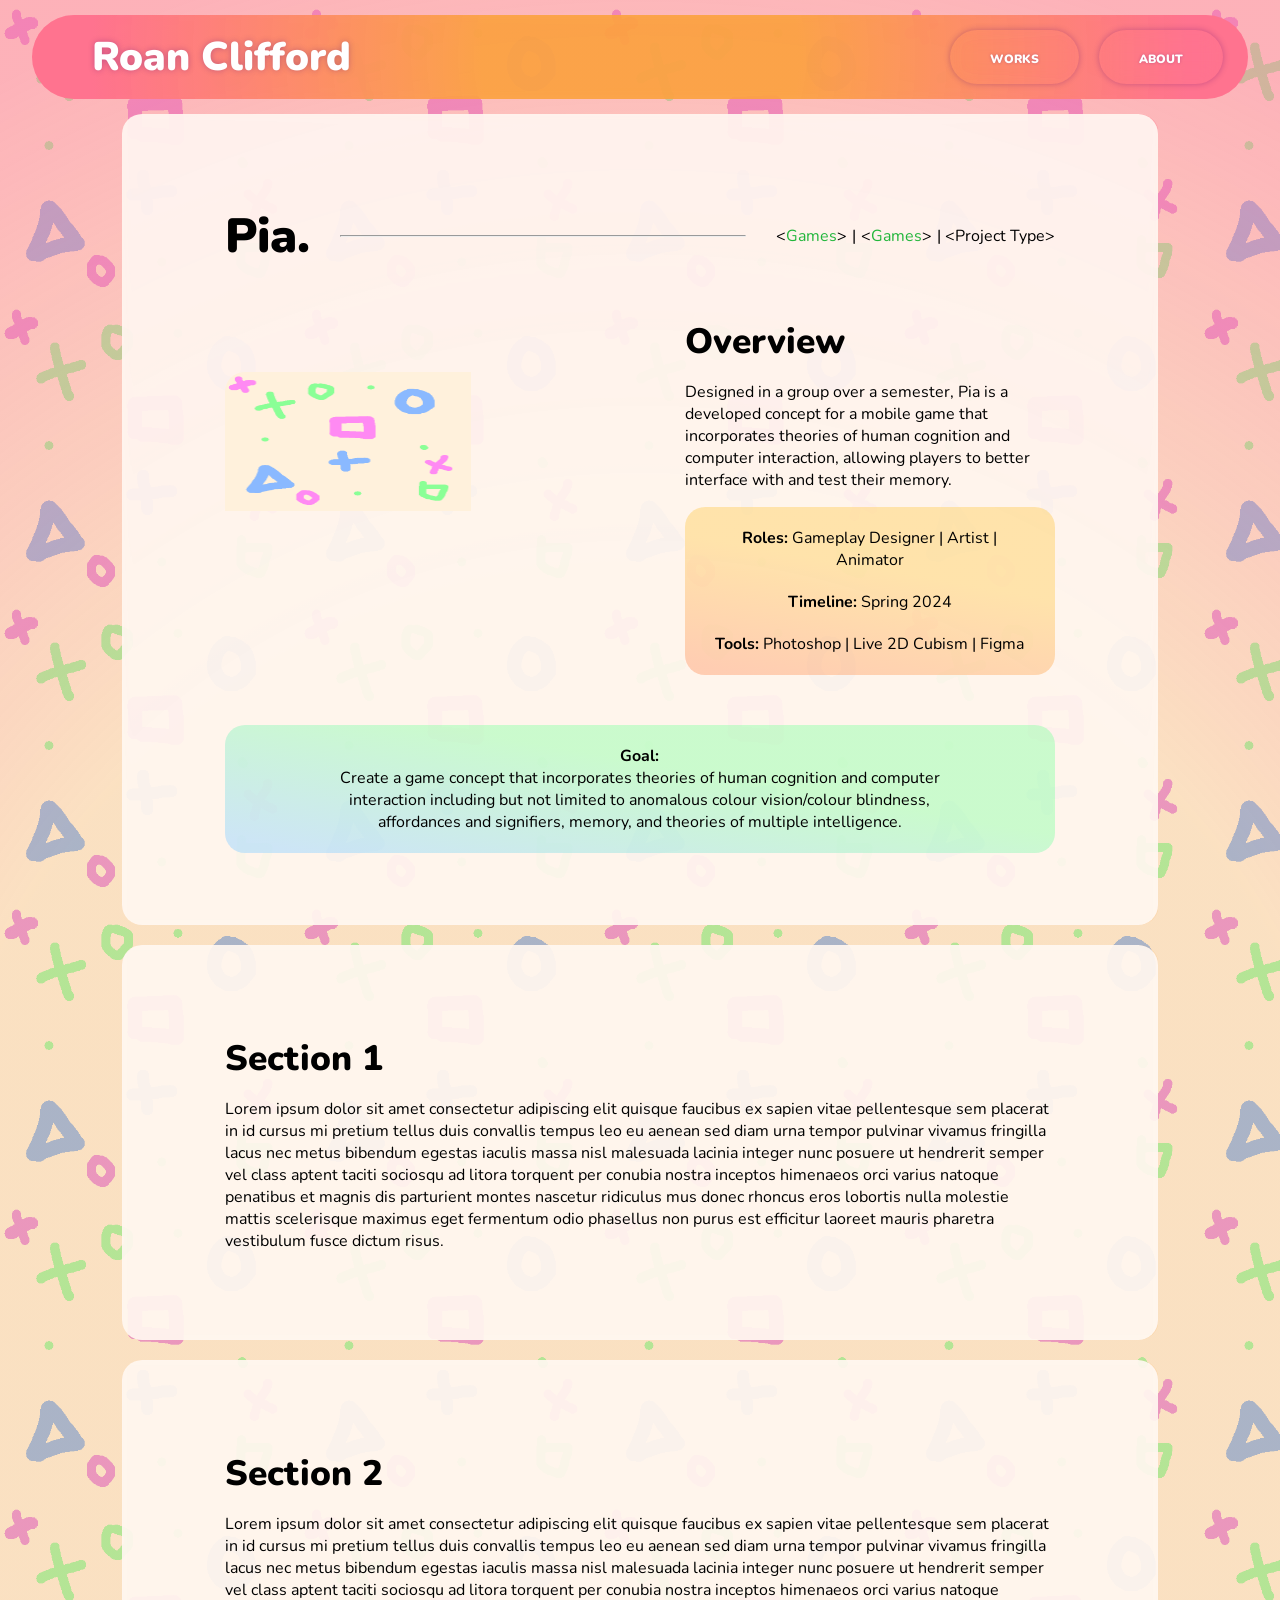
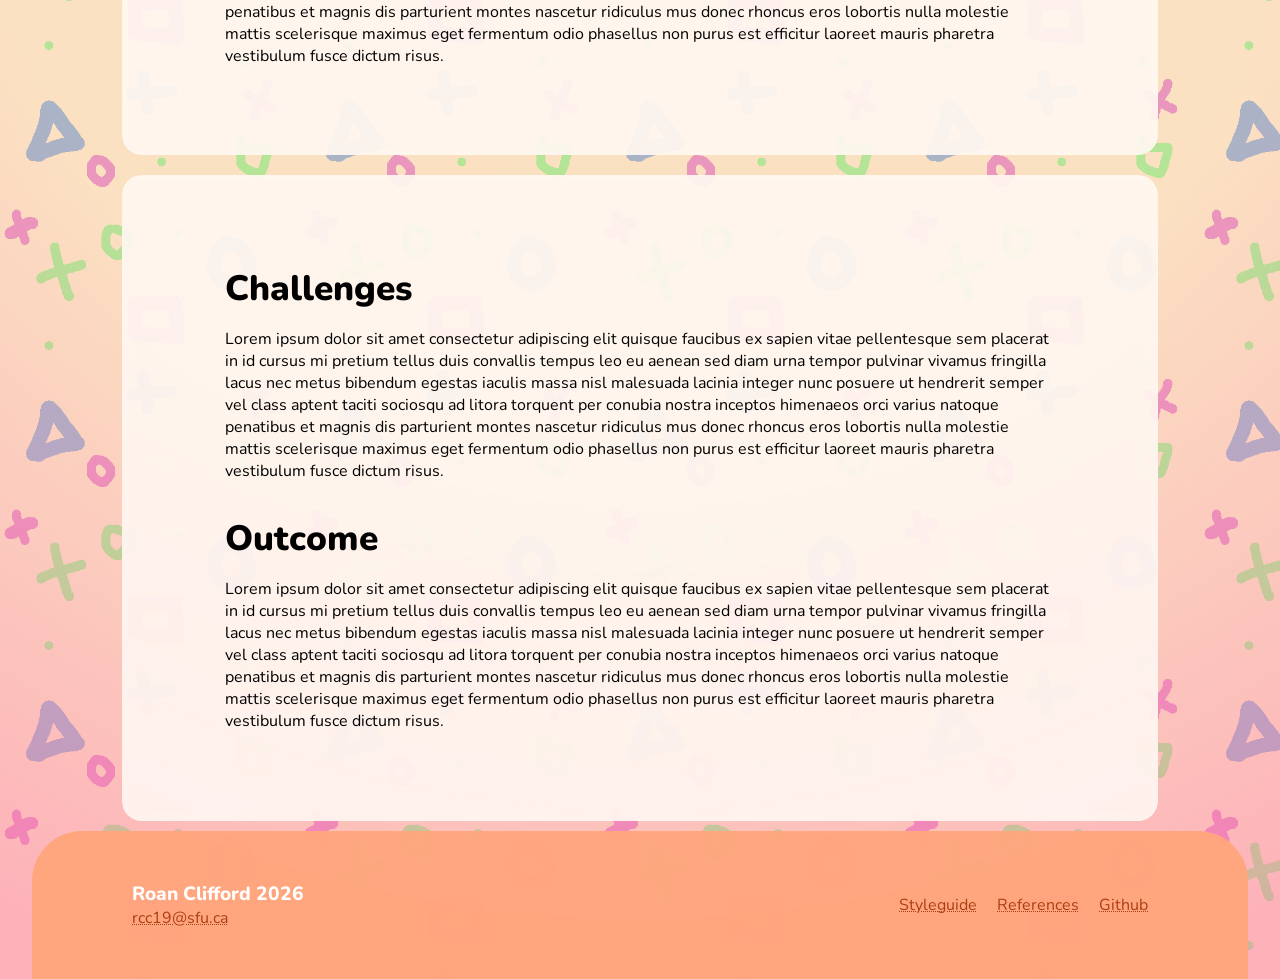
<file: pages/pia.html>
<!DOCTYPE html>
<html lang="en">
<head>
    <meta charset="UTF-8">
    <meta name="viewport" content="width=device-width, initial-scale=1.0">
    <title>Pia.</title>

    <link rel="stylesheet" href="../css/main.css">

    <!-- Google Fonts -->
    <link rel="preconnect" href="https://fonts.googleapis.com">
    <link rel="preconnect" href="https://fonts.gstatic.com" crossorigin>
    <link href="https://fonts.googleapis.com/css2?family=Nunito:ital,wght@0,200..1000;1,200..1000&display=swap" rel="stylesheet">
</head>
<body>
    <header id="nav_header">
        <a class="logotype" href="/index.html">Roan Clifford</a>
        <button id="hamburger" class="nav-link">menu</button>
        <nav id="link_container">
            <a class="nav-link" href="../pages/works.html">Works</a>
            <!-- <a class="nav-link" href="#">Character Art</a> -->
            <a class="nav-link" href="../pages/about.html">About</a>
        </nav>
    </header>
    <div class="page_content">
        <div class="row content_bg">
            <div class="project_head">
                <h1>Pia.</h1>
                <hr>
                <p class="tags_cont"><a href="../pages/works.html#games" class="content_tag game_dev">Games</a> | <a href="/pages/works.html#games" class="content_tag game_dev">Games</a> | &lt;Project Type&gt;</p>
            </div>

            <section id="overview" class="two_col_grid">
                <div class="project_hero">
                    <!-- Placeholder Image. Should replace w gameplay video -->
                    <img src="../assets/WebsiteBackground.png" style="width: 60%; aspect-ratio: 16/9; align-self: center;">
                </div>
                <div class="content_text">
                    <h2>Overview</h2>
                    <p>Designed in a group over a semester, Pia is a developed concept for a mobile game that incorporates theories of human cognition and computer interaction, allowing players to better interface with and test their memory.</p>
                    <div class="callout center_text">
                        <p><b>Roles:</b> Gameplay Designer | Artist | Animator </p>
                        <p><b>Timeline:</b> Spring 2024</p>
                        <p><b>Tools:</b> Photoshop | Live 2D Cubism | Figma</p>
                    </div>
                </div>
                <div class="callout center_text call_alt1 span">
                    <p><b>Goal:</b> <br> Create a game concept that incorporates theories of human cognition and computer interaction including but not limited to anomalous colour vision/colour blindness, affordances and signifiers, memory, and theories of multiple intelligence.</p>
                </div>
            </section>
        </div>
        <div class="row content_bg">
            <section id="section1">
                <h2>Section 1</h2>
                <p>Lorem ipsum dolor sit amet consectetur adipiscing elit quisque faucibus ex sapien vitae pellentesque sem placerat in id cursus mi pretium tellus duis convallis tempus leo eu aenean sed diam urna tempor pulvinar vivamus fringilla lacus nec metus bibendum egestas iaculis massa nisl malesuada lacinia integer nunc posuere ut hendrerit semper vel class aptent taciti sociosqu ad litora torquent per conubia nostra inceptos himenaeos orci varius natoque penatibus et magnis dis parturient montes nascetur ridiculus mus donec rhoncus eros lobortis nulla molestie mattis scelerisque maximus eget fermentum odio phasellus non purus est efficitur laoreet mauris pharetra vestibulum fusce dictum risus.</p>
            </section>
        </div>
        <div class="row content_bg">
            <section id="section2">
                <h2>Section 2</h2>
                <p>Lorem ipsum dolor sit amet consectetur adipiscing elit quisque faucibus ex sapien vitae pellentesque sem placerat in id cursus mi pretium tellus duis convallis tempus leo eu aenean sed diam urna tempor pulvinar vivamus fringilla lacus nec metus bibendum egestas iaculis massa nisl malesuada lacinia integer nunc posuere ut hendrerit semper vel class aptent taciti sociosqu ad litora torquent per conubia nostra inceptos himenaeos orci varius natoque penatibus et magnis dis parturient montes nascetur ridiculus mus donec rhoncus eros lobortis nulla molestie mattis scelerisque maximus eget fermentum odio phasellus non purus est efficitur laoreet mauris pharetra vestibulum fusce dictum risus.</p>
            </section>
        </div>
        <div class="row content_bg">
            <section id="challenges">
                <h2>Challenges</h2>
                <p>Lorem ipsum dolor sit amet consectetur adipiscing elit quisque faucibus ex sapien vitae pellentesque sem placerat in id cursus mi pretium tellus duis convallis tempus leo eu aenean sed diam urna tempor pulvinar vivamus fringilla lacus nec metus bibendum egestas iaculis massa nisl malesuada lacinia integer nunc posuere ut hendrerit semper vel class aptent taciti sociosqu ad litora torquent per conubia nostra inceptos himenaeos orci varius natoque penatibus et magnis dis parturient montes nascetur ridiculus mus donec rhoncus eros lobortis nulla molestie mattis scelerisque maximus eget fermentum odio phasellus non purus est efficitur laoreet mauris pharetra vestibulum fusce dictum risus.</p>
            </section>
            <section id="outcome">
                <h2>Outcome</h2>
                <p>Lorem ipsum dolor sit amet consectetur adipiscing elit quisque faucibus ex sapien vitae pellentesque sem placerat in id cursus mi pretium tellus duis convallis tempus leo eu aenean sed diam urna tempor pulvinar vivamus fringilla lacus nec metus bibendum egestas iaculis massa nisl malesuada lacinia integer nunc posuere ut hendrerit semper vel class aptent taciti sociosqu ad litora torquent per conubia nostra inceptos himenaeos orci varius natoque penatibus et magnis dis parturient montes nascetur ridiculus mus donec rhoncus eros lobortis nulla molestie mattis scelerisque maximus eget fermentum odio phasellus non purus est efficitur laoreet mauris pharetra vestibulum fusce dictum risus.</p>
            </section>
        </div>
    </div>
    <footer>
        <div>
            <p>Roan Clifford 2026</p>
            <a href="mailto:rcc19@sfu.ca">rcc19@sfu.ca</a> <!--https://www.w3docs.com/snippets/html/how-to-create-mailto-links.html-->
        </div>
        <ul>
            <li><a href="./styleguide.html">Styleguide</a></li>
            <li><a href="./references.html">References</a></li>
            <li><a target="_blank" href="https://github.com/RCC1783">Github</a></li>
        </ul>
    </footer>
    <script src="../js/main.js"></script>
</body>
</html>
</file>
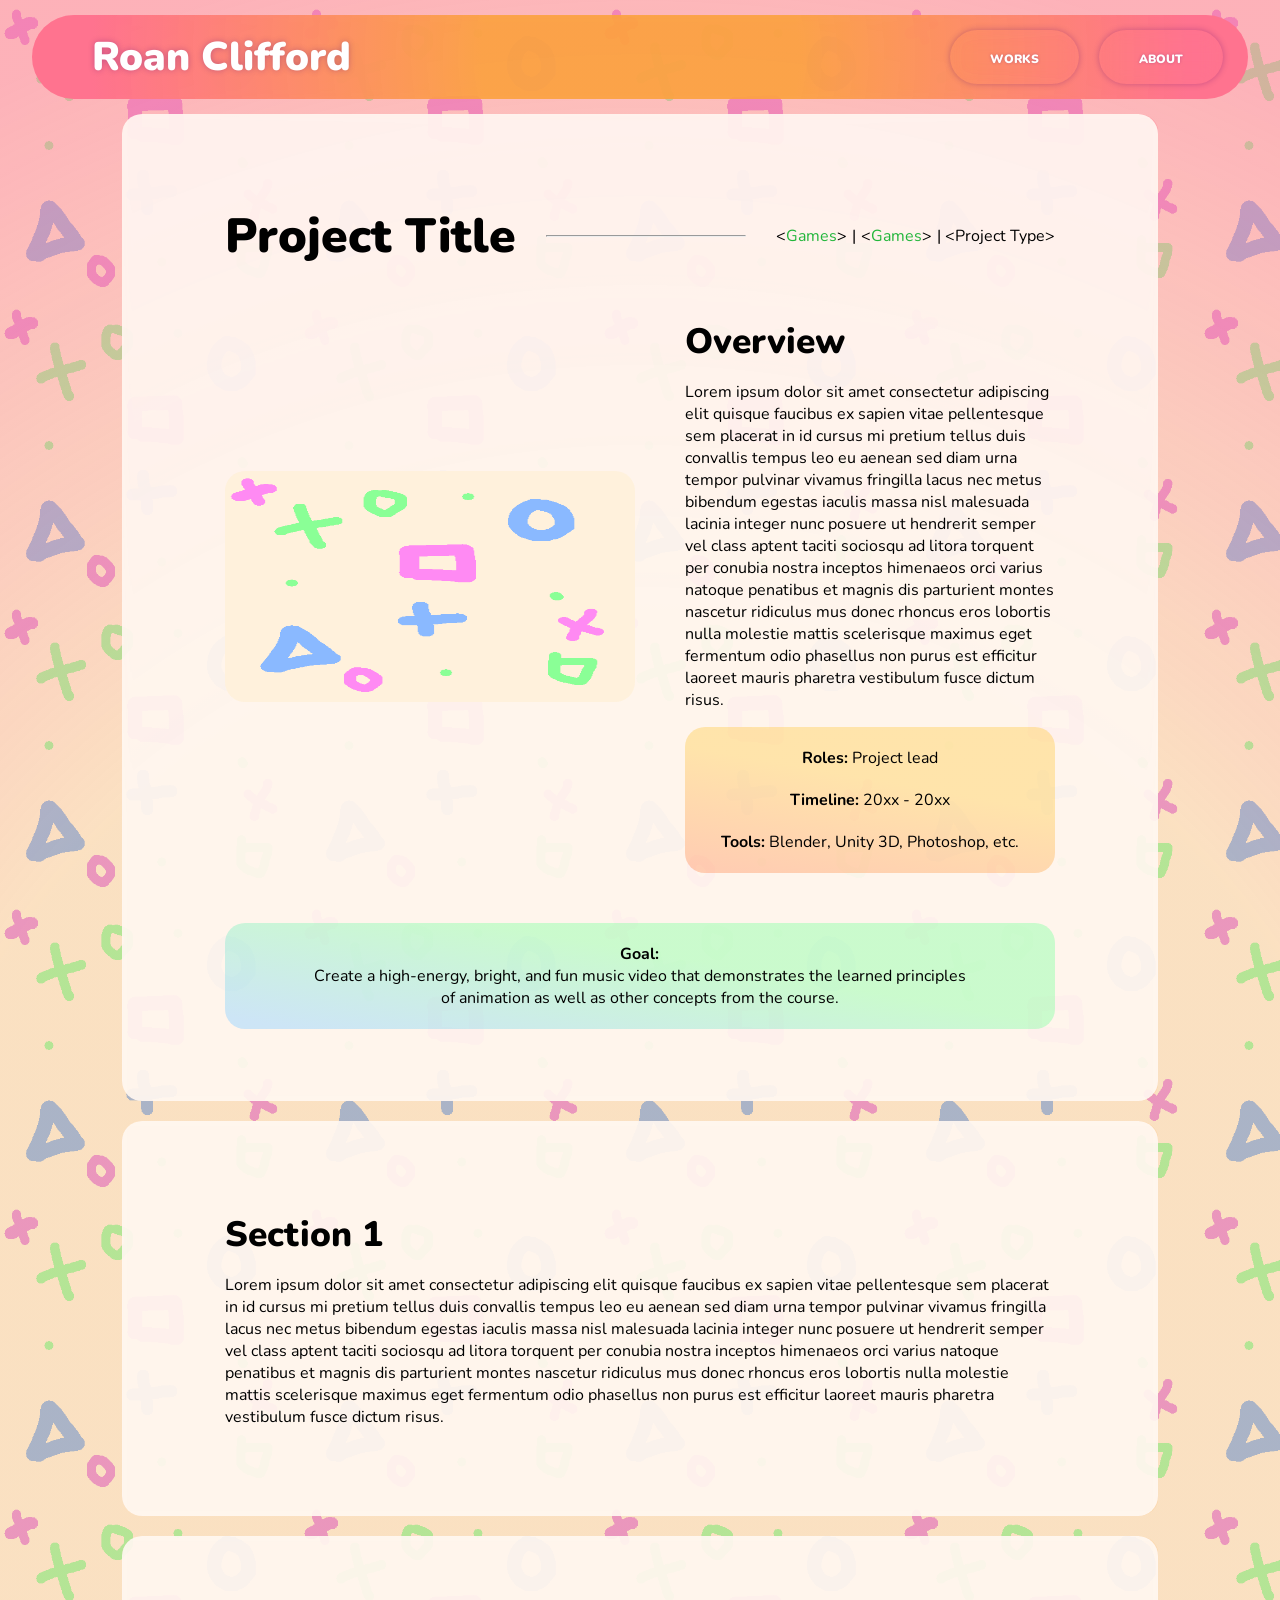
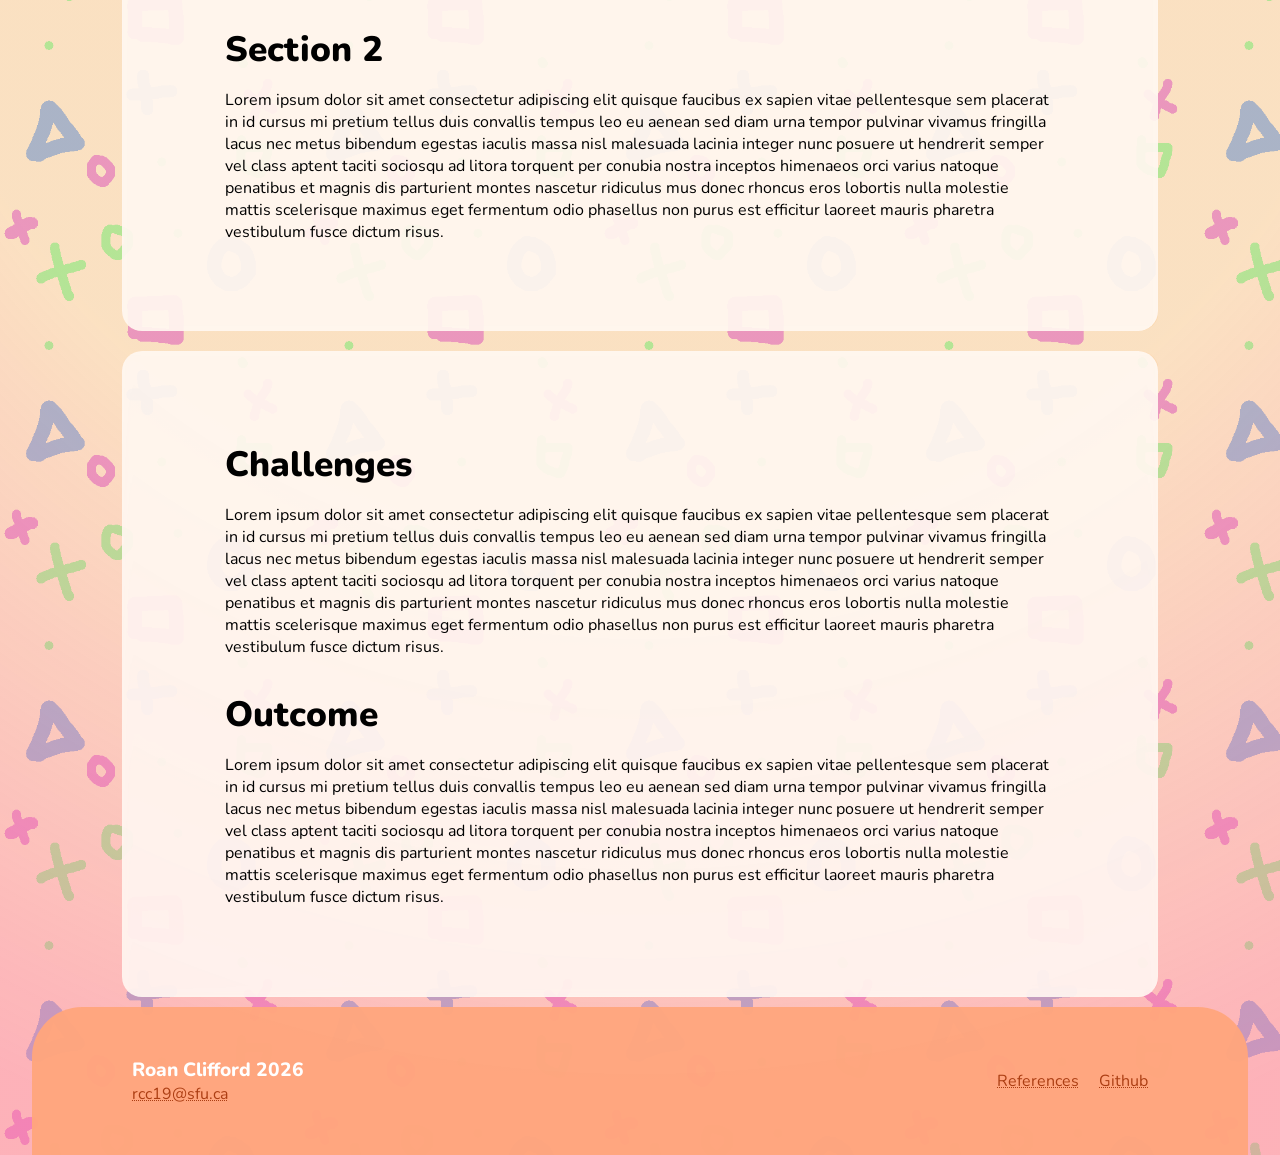
<file: pages/project_template.html>
<!DOCTYPE html>
<html lang="en">
<head>
    <meta charset="UTF-8">
    <meta name="viewport" content="width=device-width, initial-scale=1.0">
    <title>Project Page Template</title>

    <link rel="stylesheet" href="../css/main.css">

    <!-- Google Fonts -->
    <link rel="preconnect" href="https://fonts.googleapis.com">
    <link rel="preconnect" href="https://fonts.gstatic.com" crossorigin>
    <link href="https://fonts.googleapis.com/css2?family=Nunito:ital,wght@0,200..1000;1,200..1000&display=swap" rel="stylesheet">
</head>
<body>
    <header id="nav_header">
        <a class="logotype" href="/index.html">Roan Clifford</a>
        <button id="hamburger" class="nav-link">menu</button>
        <nav id="link_container">
            <a class="nav-link" href="../pages/works.html">Works</a>
            <!-- <a class="nav-link" href="#">Character Art</a> -->
            <a class="nav-link" href="../pages/about.html">About</a>
        </nav>
    </header>
    <div class="page_content">
        <div class="row content_bg">
            <div class="project_head">
                <h1>Project Title</h1>
                <hr>
                <p class="tags_cont"><a href="/pages/works.html#games" class="content_tag game_dev">Games</a> | <a href="/pages/works.html#games" class="content_tag game_dev">Games</a> | &lt;Project Type&gt;</p>
            </div>

            <section id="overview" class="two_col_grid">
                <div class="project_hero">
                    <!-- Placeholder Image. Should replace w gameplay video -->
                    <img src="/assets/WebsiteBackground.png" style="width: 100%; aspect-ratio: 16/9; align-self: center;">
                </div>
                
                <div class="content_text">
                    <h2>Overview</h2>
                    <p>Lorem ipsum dolor sit amet consectetur adipiscing elit quisque faucibus ex sapien vitae pellentesque sem placerat in id cursus mi pretium tellus duis convallis tempus leo eu aenean sed diam urna tempor pulvinar vivamus fringilla lacus nec metus bibendum egestas iaculis massa nisl malesuada lacinia integer nunc posuere ut hendrerit semper vel class aptent taciti sociosqu ad litora torquent per conubia nostra inceptos himenaeos orci varius natoque penatibus et magnis dis parturient montes nascetur ridiculus mus donec rhoncus eros lobortis nulla molestie mattis scelerisque maximus eget fermentum odio phasellus non purus est efficitur laoreet mauris pharetra vestibulum fusce dictum risus.</p>
                    <div class="callout center_text">
                        <p><b>Roles:</b> Project lead </p>
                        <p><b>Timeline:</b> 20xx - 20xx</p>
                        <p><b>Tools:</b> Blender, Unity 3D, Photoshop, etc.</p>
                    </div>
                </div>
                <div class="callout center_text call_alt1 span">
                    <p><b>Goal:</b> <br> Create a high-energy, bright, and fun music video that demonstrates the learned principles of animation as well as other concepts from the course.</p>
                </div>
            </section>
        </div>
        <div class="row content_bg">
            <section id="section1">
                <h2>Section 1</h2>
                <p>Lorem ipsum dolor sit amet consectetur adipiscing elit quisque faucibus ex sapien vitae pellentesque sem placerat in id cursus mi pretium tellus duis convallis tempus leo eu aenean sed diam urna tempor pulvinar vivamus fringilla lacus nec metus bibendum egestas iaculis massa nisl malesuada lacinia integer nunc posuere ut hendrerit semper vel class aptent taciti sociosqu ad litora torquent per conubia nostra inceptos himenaeos orci varius natoque penatibus et magnis dis parturient montes nascetur ridiculus mus donec rhoncus eros lobortis nulla molestie mattis scelerisque maximus eget fermentum odio phasellus non purus est efficitur laoreet mauris pharetra vestibulum fusce dictum risus.</p>
            </section>
        </div>
        <!-- <div class="col_noBG min_50-perc">
            <img src="/assets/WebsiteBackground.png" loading="lazy" >
        </div>
        <div class="col_noBG min_50-perc">
            <img src="/assets/WebsiteBackground.png">
        </div> -->
        <div class="row content_bg">
            <section id="section2">
                <h2>Section 2</h2>
                <p>Lorem ipsum dolor sit amet consectetur adipiscing elit quisque faucibus ex sapien vitae pellentesque sem placerat in id cursus mi pretium tellus duis convallis tempus leo eu aenean sed diam urna tempor pulvinar vivamus fringilla lacus nec metus bibendum egestas iaculis massa nisl malesuada lacinia integer nunc posuere ut hendrerit semper vel class aptent taciti sociosqu ad litora torquent per conubia nostra inceptos himenaeos orci varius natoque penatibus et magnis dis parturient montes nascetur ridiculus mus donec rhoncus eros lobortis nulla molestie mattis scelerisque maximus eget fermentum odio phasellus non purus est efficitur laoreet mauris pharetra vestibulum fusce dictum risus.</p>
            </section>
        </div>
        <div class="row content_bg">
            <section id="challenges">
                <h2>Challenges</h2>
                <p>Lorem ipsum dolor sit amet consectetur adipiscing elit quisque faucibus ex sapien vitae pellentesque sem placerat in id cursus mi pretium tellus duis convallis tempus leo eu aenean sed diam urna tempor pulvinar vivamus fringilla lacus nec metus bibendum egestas iaculis massa nisl malesuada lacinia integer nunc posuere ut hendrerit semper vel class aptent taciti sociosqu ad litora torquent per conubia nostra inceptos himenaeos orci varius natoque penatibus et magnis dis parturient montes nascetur ridiculus mus donec rhoncus eros lobortis nulla molestie mattis scelerisque maximus eget fermentum odio phasellus non purus est efficitur laoreet mauris pharetra vestibulum fusce dictum risus.</p>
            </section>
            <section id="outcome">
                <h2>Outcome</h2>
                <p>Lorem ipsum dolor sit amet consectetur adipiscing elit quisque faucibus ex sapien vitae pellentesque sem placerat in id cursus mi pretium tellus duis convallis tempus leo eu aenean sed diam urna tempor pulvinar vivamus fringilla lacus nec metus bibendum egestas iaculis massa nisl malesuada lacinia integer nunc posuere ut hendrerit semper vel class aptent taciti sociosqu ad litora torquent per conubia nostra inceptos himenaeos orci varius natoque penatibus et magnis dis parturient montes nascetur ridiculus mus donec rhoncus eros lobortis nulla molestie mattis scelerisque maximus eget fermentum odio phasellus non purus est efficitur laoreet mauris pharetra vestibulum fusce dictum risus.</p>
            </section>
        </div>
    </div>
    <footer>
        <div>
            <p>Roan Clifford 2026</p>
            <a href="mailto:rcc19@sfu.ca">rcc19@sfu.ca</a> <!--https://www.w3docs.com/snippets/html/how-to-create-mailto-links.html-->
        </div>
        <ul>
            <!-- <li><a href="./styleguide.html">Styleguide</a></li> -->
            <li><a href="./references.html">References</a></li>
            <li><a target="_blank" href="https://github.com/RCC1783">Github</a></li>
        </ul>
    </footer>
    <script src="../js/main.js"></script>
</body>
</html>
</file>
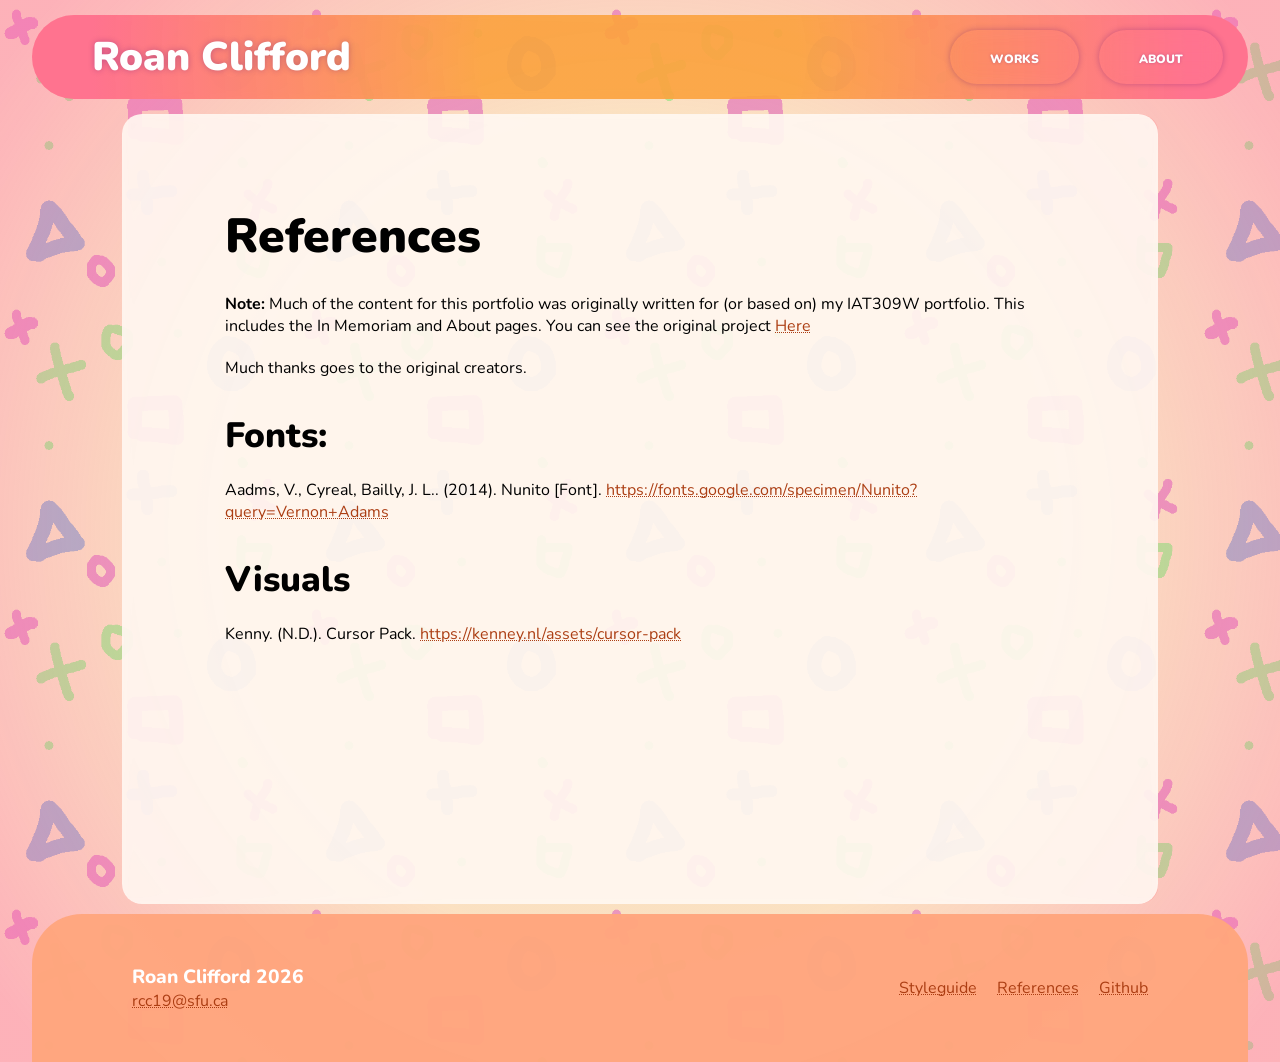
<file: pages/references.html>
<!DOCTYPE html>
<html lang="en">
<head>
    <meta charset="UTF-8">
    <meta name="viewport" content="width=device-width, initial-scale=1.0">
    <title>References</title>

    <link rel="stylesheet" href="../css/main.css">

    <!-- Google Fonts -->
    <link rel="preconnect" href="https://fonts.googleapis.com">
    <link rel="preconnect" href="https://fonts.gstatic.com" crossorigin>
    <link href="https://fonts.googleapis.com/css2?family=Nunito:ital,wght@0,200..1000;1,200..1000&display=swap" rel="stylesheet">
</head>
<body>
    <header id="nav_header">
        <a class="logotype" href="/index.html">Roan Clifford</a>
        <button id="hamburger" class="nav-link">menu</button>
        <nav id="link_container">
            <a class="nav-link" href="../pages/works.html">Works</a>
            <!-- <a class="nav-link" href="#">Character Art</a> -->
            <a class="nav-link" href="../pages/about.html">About</a>
        </nav>
    </header>
    <div class="page_content">
        <section class="row content_bg">
            <h1>References</h1>
            <p><b>Note:</b> Much of the content for this portfolio was originally written for (or based on) my IAT309W portfolio. This includes the In Memoriam and About pages. You can see the original project <a href="../assets/309W_Portfolio.pdf">Here</a></p>
            <p>Much thanks goes to the original creators.</p>
            <h2>Fonts:</h2>
            <p>Aadms, V., Cyreal, Bailly, J. L.. (2014). Nunito [Font]. <a href="https://fonts.google.com/specimen/Nunito?query=Vernon+Adams">https://fonts.google.com/specimen/Nunito?query=Vernon+Adams</a></p>

            <h2>Visuals</h2>
            <p>Kenny. (N.D.). Cursor Pack. <a href="https://kenney.nl/assets/cursor-pack">https://kenney.nl/assets/cursor-pack</a></p>
        </section>
    </div>
    <footer>
        <div>
            <p>Roan Clifford 2026</p>
            <a href="mailto:rcc19@sfu.ca">rcc19@sfu.ca</a> <!--https://www.w3docs.com/snippets/html/how-to-create-mailto-links.html-->
        </div>
        <ul>
            <li><a href="./styleguide.html">Styleguide</a></li>
            <li><a href="./references.html">References</a></li>
            <li><a target="_blank" href="https://github.com/RCC1783">Github</a></li>
        </ul>
    </footer>
    <script src="../js/main.js"></script>
</body>
</html>
</file>
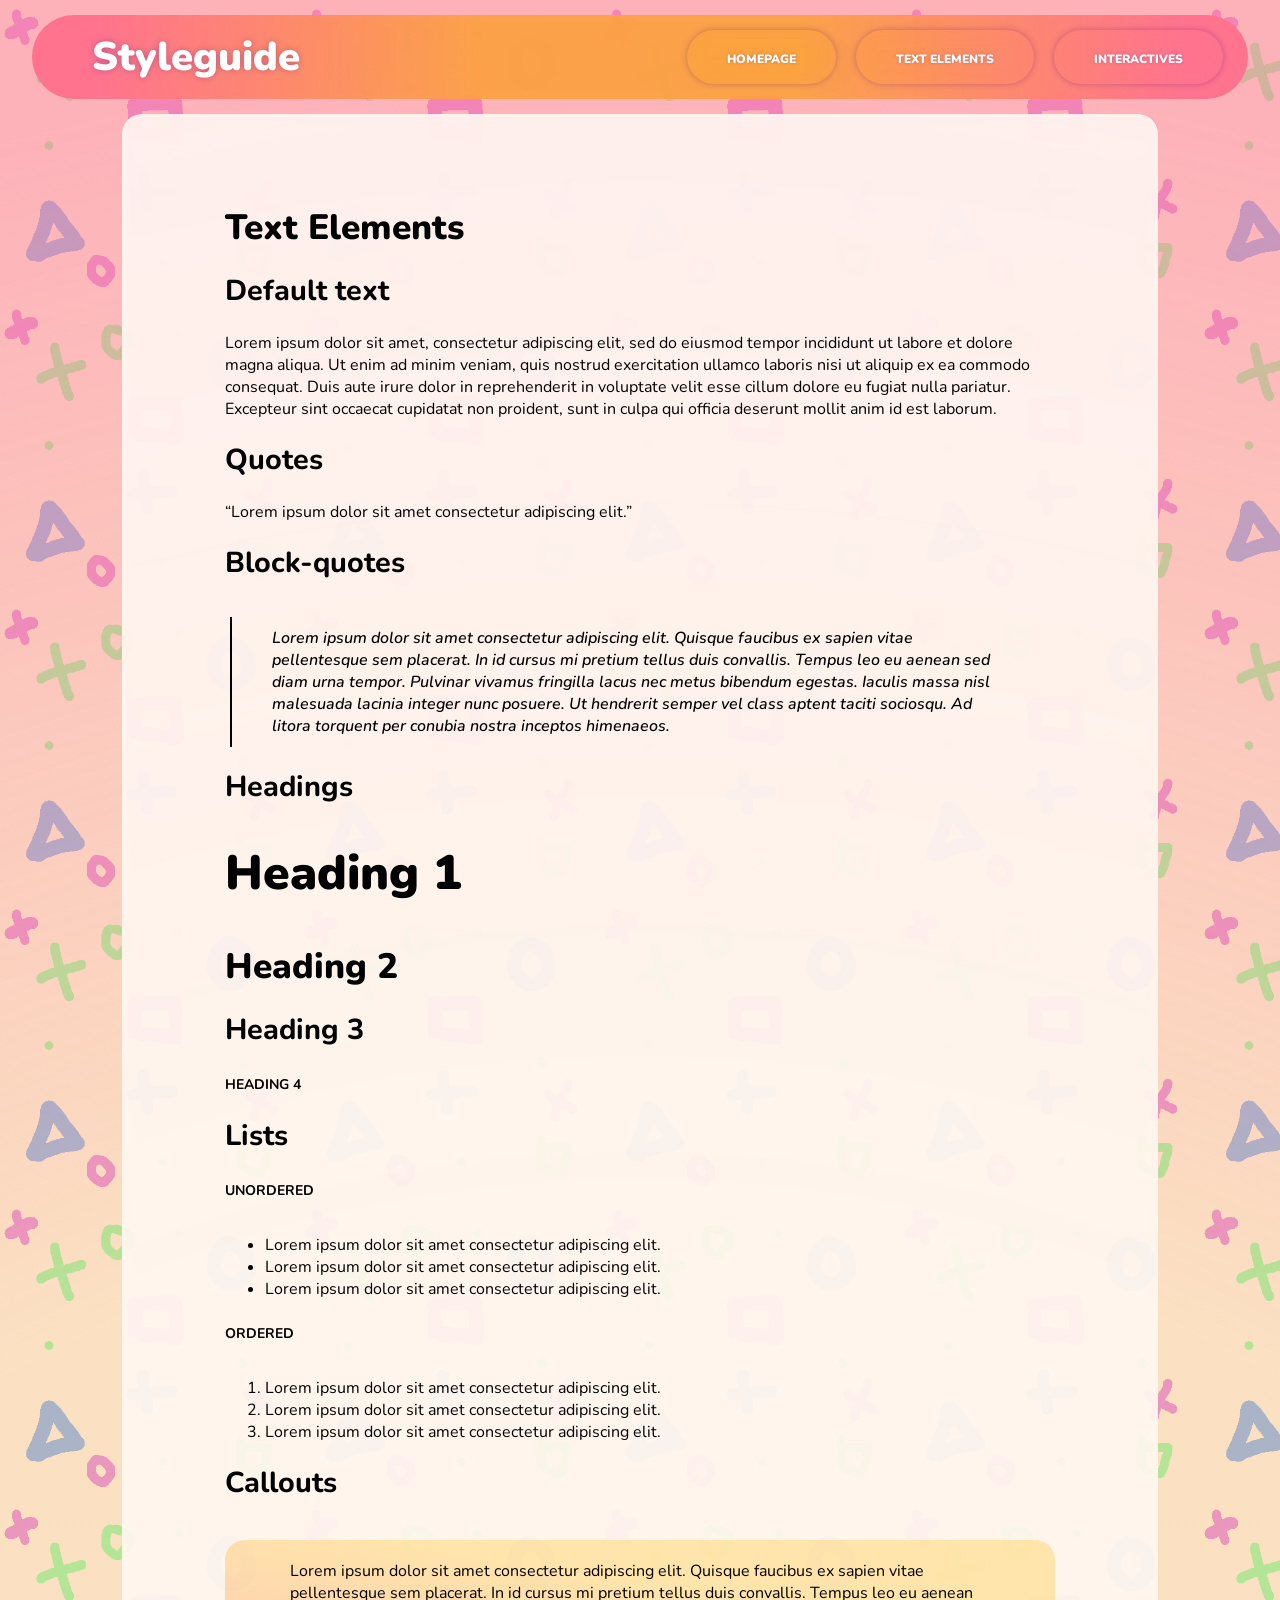
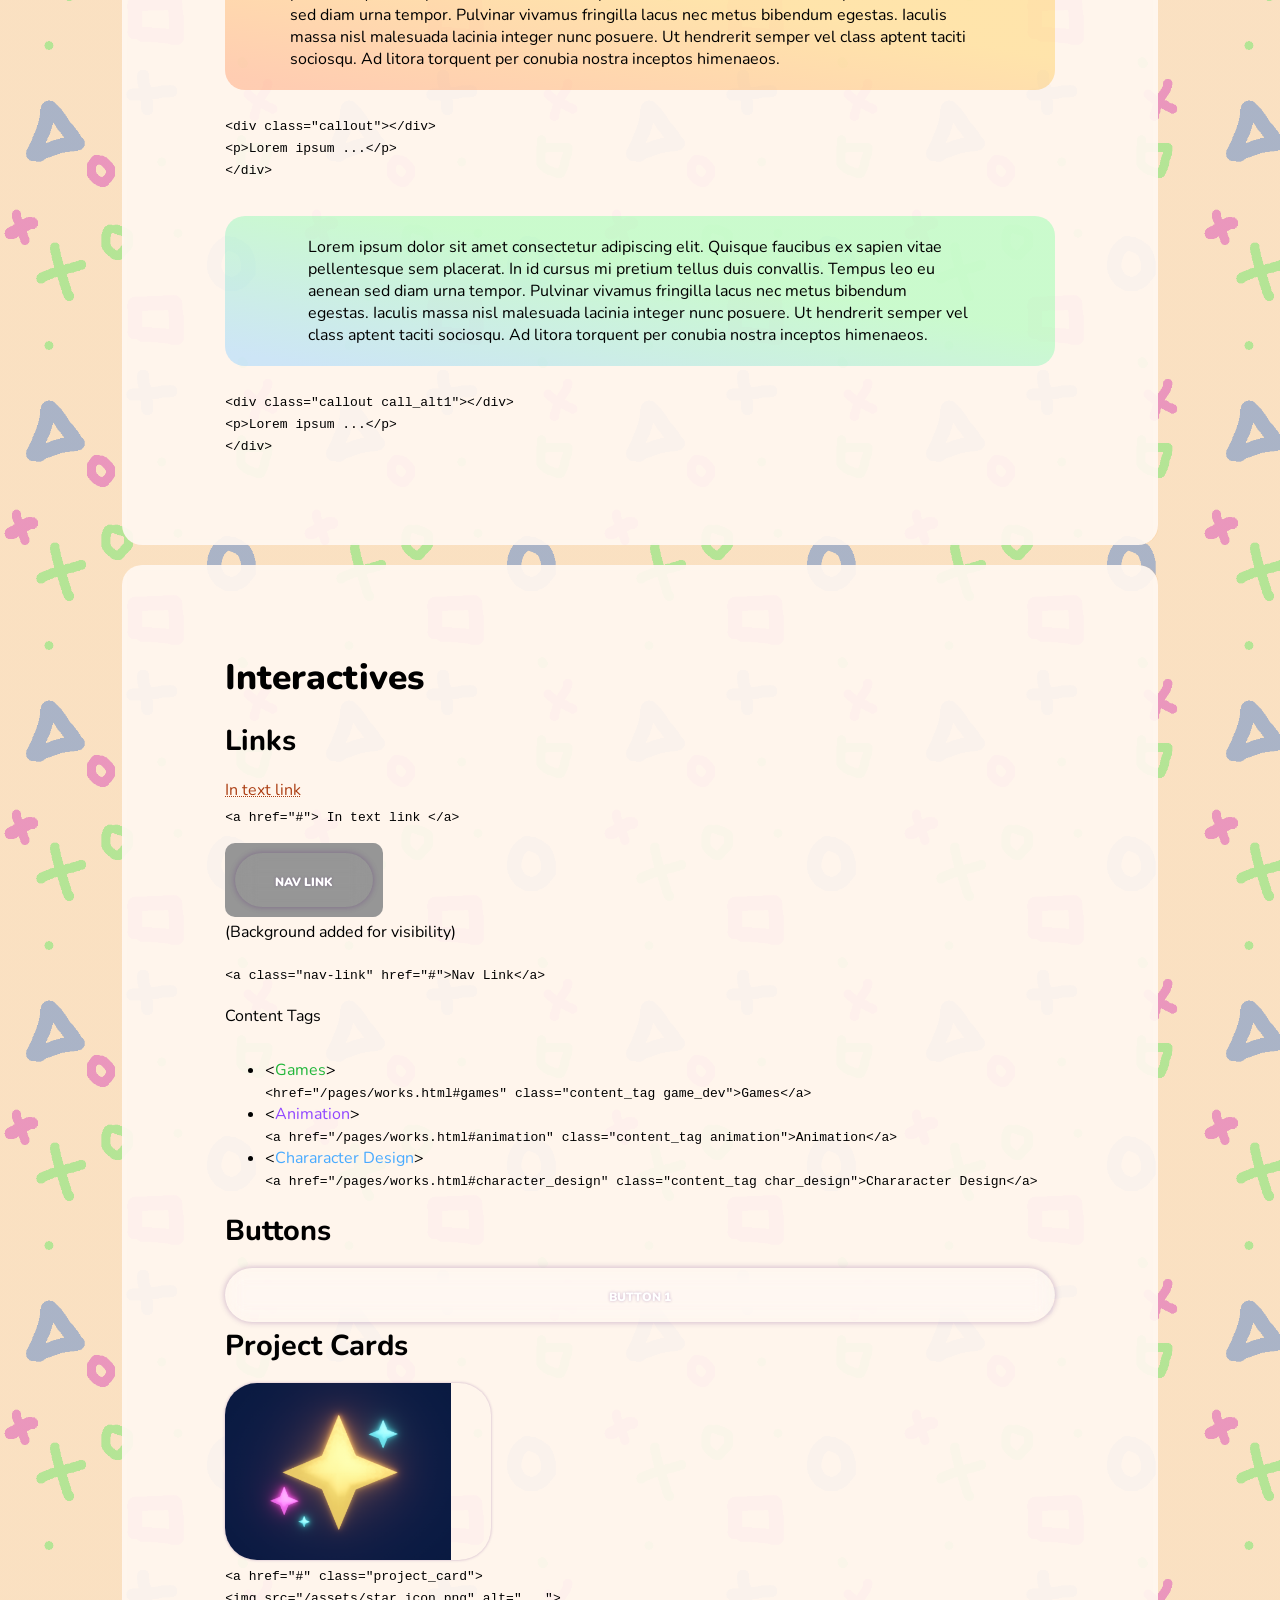
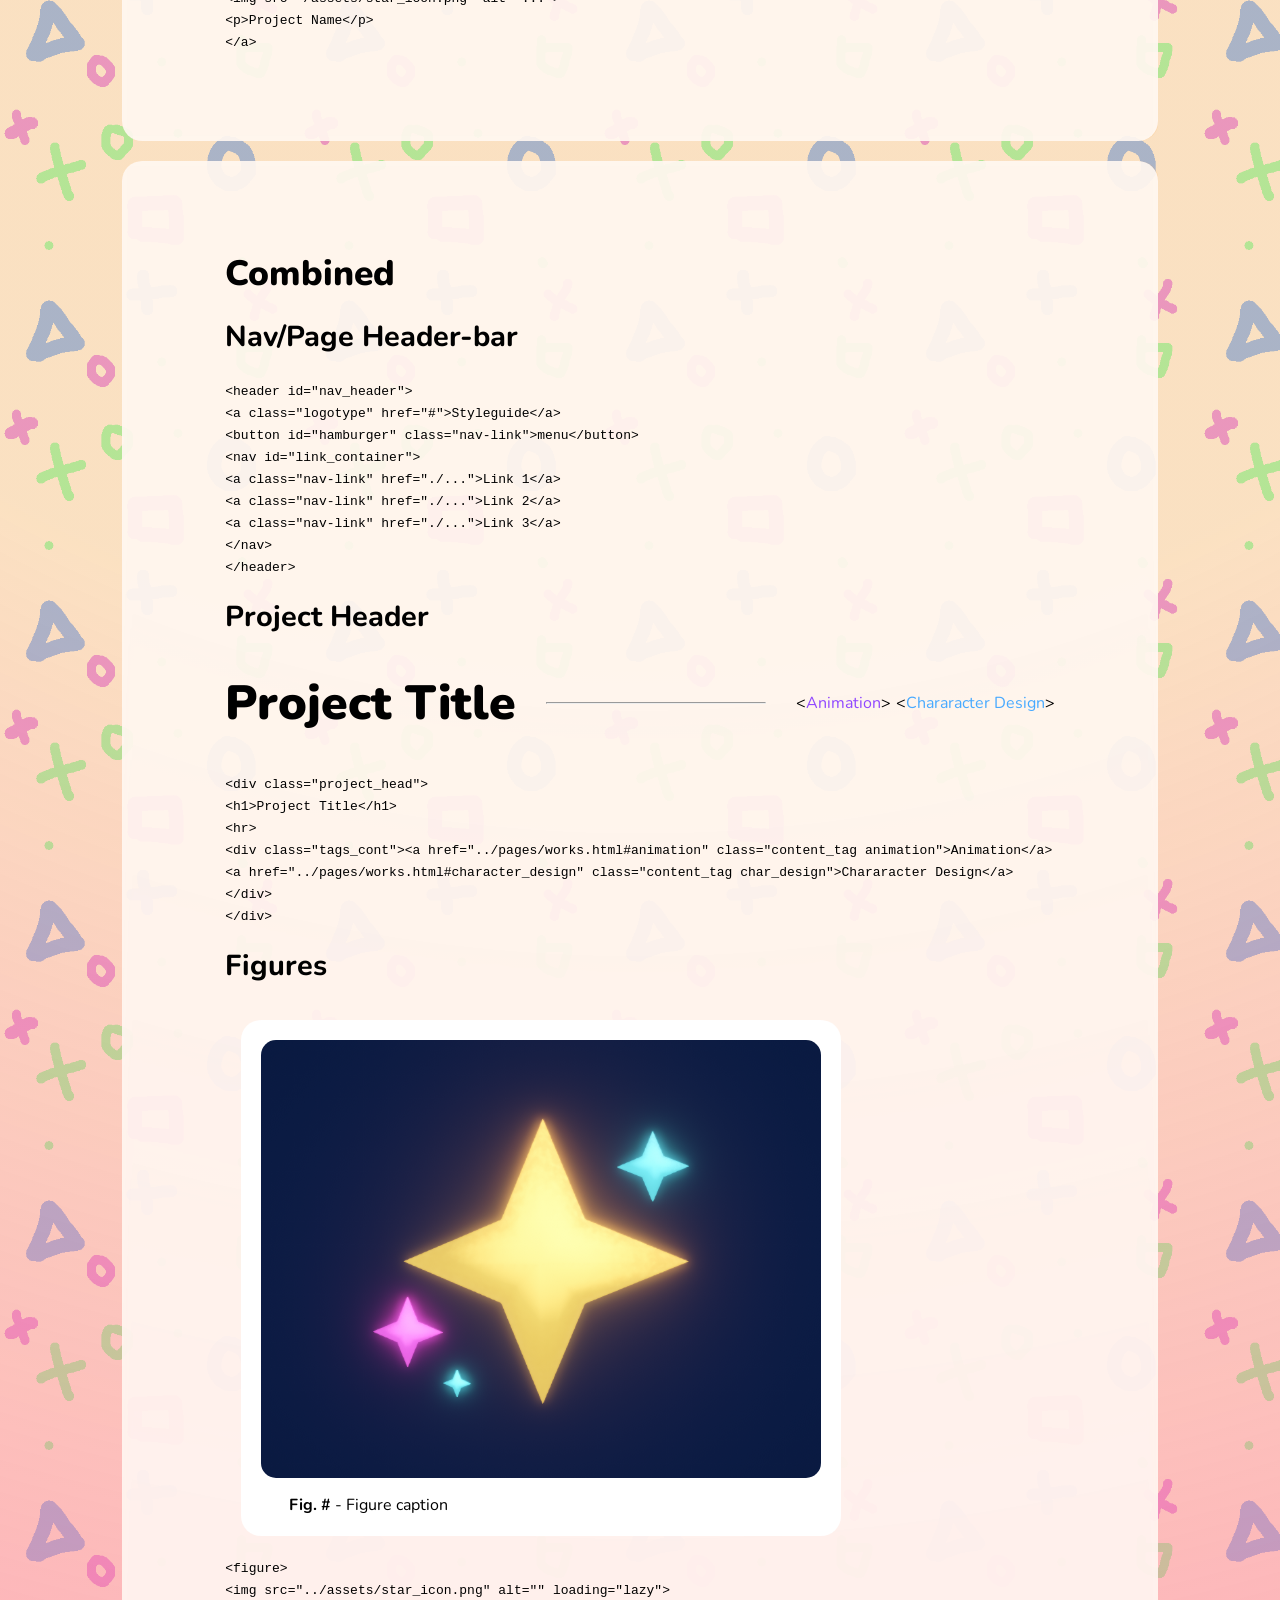
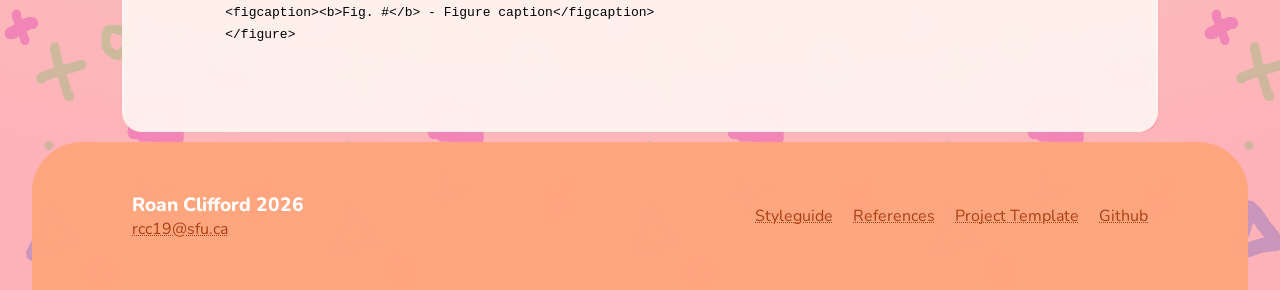
<file: pages/styleguide.html>
<!DOCTYPE html>
<html lang="en">
<head>
    <meta charset="UTF-8">
    <meta name="viewport" content="width=device-width, initial-scale=1.0">
    <title>Styleguide</title>

    <link rel="stylesheet" href="../css/main.css">

    <!-- Google Fonts -->
    <link rel="preconnect" href="https://fonts.googleapis.com">
    <link rel="preconnect" href="https://fonts.gstatic.com" crossorigin>
    <link href="https://fonts.googleapis.com/css2?family=Nunito:ital,wght@0,200..1000;1,200..1000&display=swap" rel="stylesheet">
</head>
<body>
    <header id="nav_header">
        <a class="logotype" href="#">Styleguide</a>
        <button id="hamburger" class="nav-link">menu</button>
        <nav id="link_container">
            <a class="nav-link" href="../index.html">Homepage</a>
            <a class="nav-link" href="#textElements">Text Elements</a>
            <a class="nav-link" href="#interactives">Interactives</a>
        </nav>
    </header>
    <div class="page_content">
        <section id="textElements" class="content_bg row">
            <h2>Text Elements</h2>
            <h3>Default text</h3>
            <p>Lorem ipsum dolor sit amet, consectetur adipiscing elit, sed do eiusmod tempor incididunt ut labore et dolore magna aliqua. Ut enim ad minim veniam, quis nostrud exercitation ullamco laboris nisi ut aliquip ex ea commodo consequat. Duis aute irure dolor in reprehenderit in voluptate velit esse cillum dolore eu fugiat nulla pariatur. Excepteur sint occaecat cupidatat non proident, sunt in culpa qui officia deserunt mollit anim id est laborum.</p>

            <h3>Quotes</h3>
            <p><q>Lorem ipsum dolor sit amet consectetur adipiscing elit.</q></p>

            <h3>Block-quotes</h3>
            <blockquote>
                <p>Lorem ipsum dolor sit amet consectetur adipiscing elit. Quisque faucibus ex sapien vitae pellentesque sem placerat. In id cursus mi pretium tellus duis convallis. Tempus leo eu aenean sed diam urna tempor. Pulvinar vivamus fringilla lacus nec metus bibendum egestas. Iaculis massa nisl malesuada lacinia integer nunc posuere. Ut hendrerit semper vel class aptent taciti sociosqu. Ad litora torquent per conubia nostra inceptos himenaeos.</p>
            </blockquote>

            <h3>Headings</h3>
            <h1>Heading 1</h1>
            <h2>Heading 2</h2>
            <h3>Heading 3</h3>
            <h4>Heading 4</h4>

            <h3>Lists</h3>
            <h4>Unordered</h4>
            <ul>
                <li>Lorem ipsum dolor sit amet consectetur adipiscing elit.</li>
                <li>Lorem ipsum dolor sit amet consectetur adipiscing elit.</li>
                <li>Lorem ipsum dolor sit amet consectetur adipiscing elit.</li>
            </ul>

            <h4>Ordered</h4>
            <ol>
                <li>Lorem ipsum dolor sit amet consectetur adipiscing elit.</li>
                <li>Lorem ipsum dolor sit amet consectetur adipiscing elit.</li>
                <li>Lorem ipsum dolor sit amet consectetur adipiscing elit.</li>
            </ol>

            <h3>Callouts</h3>
            <div class="callout">
                <p>Lorem ipsum dolor sit amet consectetur adipiscing elit. Quisque faucibus ex sapien vitae pellentesque sem placerat. In id cursus mi pretium tellus duis convallis. Tempus leo eu aenean sed diam urna tempor. Pulvinar vivamus fringilla lacus nec metus bibendum egestas. Iaculis massa nisl malesuada lacinia integer nunc posuere. Ut hendrerit semper vel class aptent taciti sociosqu. Ad litora torquent per conubia nostra inceptos himenaeos.</p>
            </div>
            <p><code>
                &lt;div class="callout">&lt;/div> <br>
                &lt;p>Lorem ipsum ...&lt;/p> <br>
                &lt;/div>
            </code></p>
            <div class="callout call_alt1">
                <p>Lorem ipsum dolor sit amet consectetur adipiscing elit. Quisque faucibus ex sapien vitae pellentesque sem placerat. In id cursus mi pretium tellus duis convallis. Tempus leo eu aenean sed diam urna tempor. Pulvinar vivamus fringilla lacus nec metus bibendum egestas. Iaculis massa nisl malesuada lacinia integer nunc posuere. Ut hendrerit semper vel class aptent taciti sociosqu. Ad litora torquent per conubia nostra inceptos himenaeos.</p>
            </div>
            <p><code>
                &lt;div class="callout call_alt1">&lt;/div> <br>
                &lt;p>Lorem ipsum ...&lt;/p> <br>
                &lt;/div>
            </code></p>
        </section>

        <section id="interactives" class="content_bg row">
            <h2>Interactives</h2>
            <h3>Links</h3>
            <a href="#">In text link</a>
            <p><code>
                &lt;a href="#"> In text link &lt;/a>
            </code></p>

            <div style="display: flex; padding: 10px; background-color: #969696; border-radius: 10px; height: fit-content; width: fit-content;">
                <a class="nav-link" href="#">Nav Link</a>
            </div>
            <p>(Background added for visibility)</p>
            <p><code>
                &lt;a class="nav-link" href="#">Nav Link&lt;/a>
            </code></p>
            

            <p>Content Tags</p>
            <ul>
                <li><a href="../pages/works.html#games" class="content_tag game_dev">Games</a> <br> <code>&lt;href="/pages/works.html#games" class="content_tag game_dev">Games&lt;/a></code></li>
                <li><a href="../pages/works.html#animation" class="content_tag animation">Animation</a> <br> <code>&lt;a href="/pages/works.html#animation" class="content_tag animation">Animation&lt;/a></code></li>
                <li><a href="../pages/works.html#character_design" class="content_tag char_design">Chararacter Design</a> <br> <code>&lt;a href="/pages/works.html#character_design" class="content_tag char_design">Chararacter Design&lt;/a></code></li>
            </ul>

            <h3>Buttons</h3>
            <button class="nav-link">Button 1</button>

            <h3>Project Cards</h3>
            <a href="#" class="project_card">
                <img src="../assets/star_icon.png" alt="...">
                <div class="project_card_info">
                    <p class="proj_card_name">Project Name</p>
                    <p class="game_dev">Games</p>
                    <p class="game_dev">Other</p>
                    <p class="game_dev">Other</p>
                    <p class="game_dev">Other</p>
                    <p class="game_dev">Other</p>
                </div>
            </a>
            <p><code>
                &lt;a href="#" class="project_card"> <br>
                    &lt;img src="/assets/star_icon.png" alt="..."> <br>
                    &lt;p>Project Name&lt;/p> <br>
                &lt;/a>   
            </code></p>
        </section>

        <section class="row content_bg">
            <h2>Combined</h2>
            <h3>Nav/Page Header-bar</h3>
            <p><code>
                &lt;header id="nav_header"> <br>
                    &lt;a class="logotype" href="#">Styleguide&lt;/a> <br>
                    &lt;button id="hamburger" class="nav-link">menu&lt;/button> <br>
                    &lt;nav id="link_container"> <br>
                        &lt;a class="nav-link" href="./...">Link 1&lt;/a> <br>
                        &lt;a class="nav-link" href="./...">Link 2&lt;/a> <br>
                        &lt;a class="nav-link" href="./...">Link 3&lt;/a> <br>
                    &lt;/nav> <br>
                &lt;/header>
            </code></p>

            <h3>Project Header</h3>
            <div class="project_head">
                <h1>Project Title</h1>
                <hr>
                <div class="tags_cont"><a href="../pages/works.html#animation" class="content_tag animation">Animation</a> <a href="../pages/works.html#character_design" class="content_tag char_design">Chararacter Design</a></div>
            </div>
            <p><code>
                &lt;div class="project_head"> <br>
                    &lt;h1>Project Title&lt;/h1> <br>
                    &lt;hr> <br>
                    &lt;div class="tags_cont">&lt;a href="../pages/works.html#animation" class="content_tag animation">Animation&lt;/a> &lt;a href="../pages/works.html#character_design" class="content_tag char_design">Chararacter Design&lt;/a>&lt;/div><br>
                &lt;/div>
            </code></p>

            <h3>Figures</h3>
            <figure>
                <img src="../assets/star_icon.png" alt="" loading="lazy">
                <figcaption><b>Fig. #</b> - Figure caption</figcaption>
            </figure>
            <p><code>
                &lt;figure> <br>
                    &lt;img src="../assets/star_icon.png" alt="" loading="lazy"> <br>
                    &lt;figcaption>&lt;b>Fig. #&lt;/b> - Figure caption&lt;/figcaption> <br>
                &lt;/figure>
            </code></p>
        </section>
    </div>
    <footer>
        <div>
            <p>Roan Clifford 2026</p>
            <a href="mailto:rcc19@sfu.ca">rcc19@sfu.ca</a> <!--https://www.w3docs.com/snippets/html/how-to-create-mailto-links.html-->
        </div>
        <ul>
            <li><a href="./styleguide.html">Styleguide</a></li>
            <li><a href="./references.html">References</a></li>
            <li><a href="./project_template.html">Project Template</a></li>
            <li><a target="_blank" href="https://github.com/RCC1783">Github</a></li>
        </ul>
    </footer>
    <script src="../js/main.js"></script>
</body>
</html>
</file>
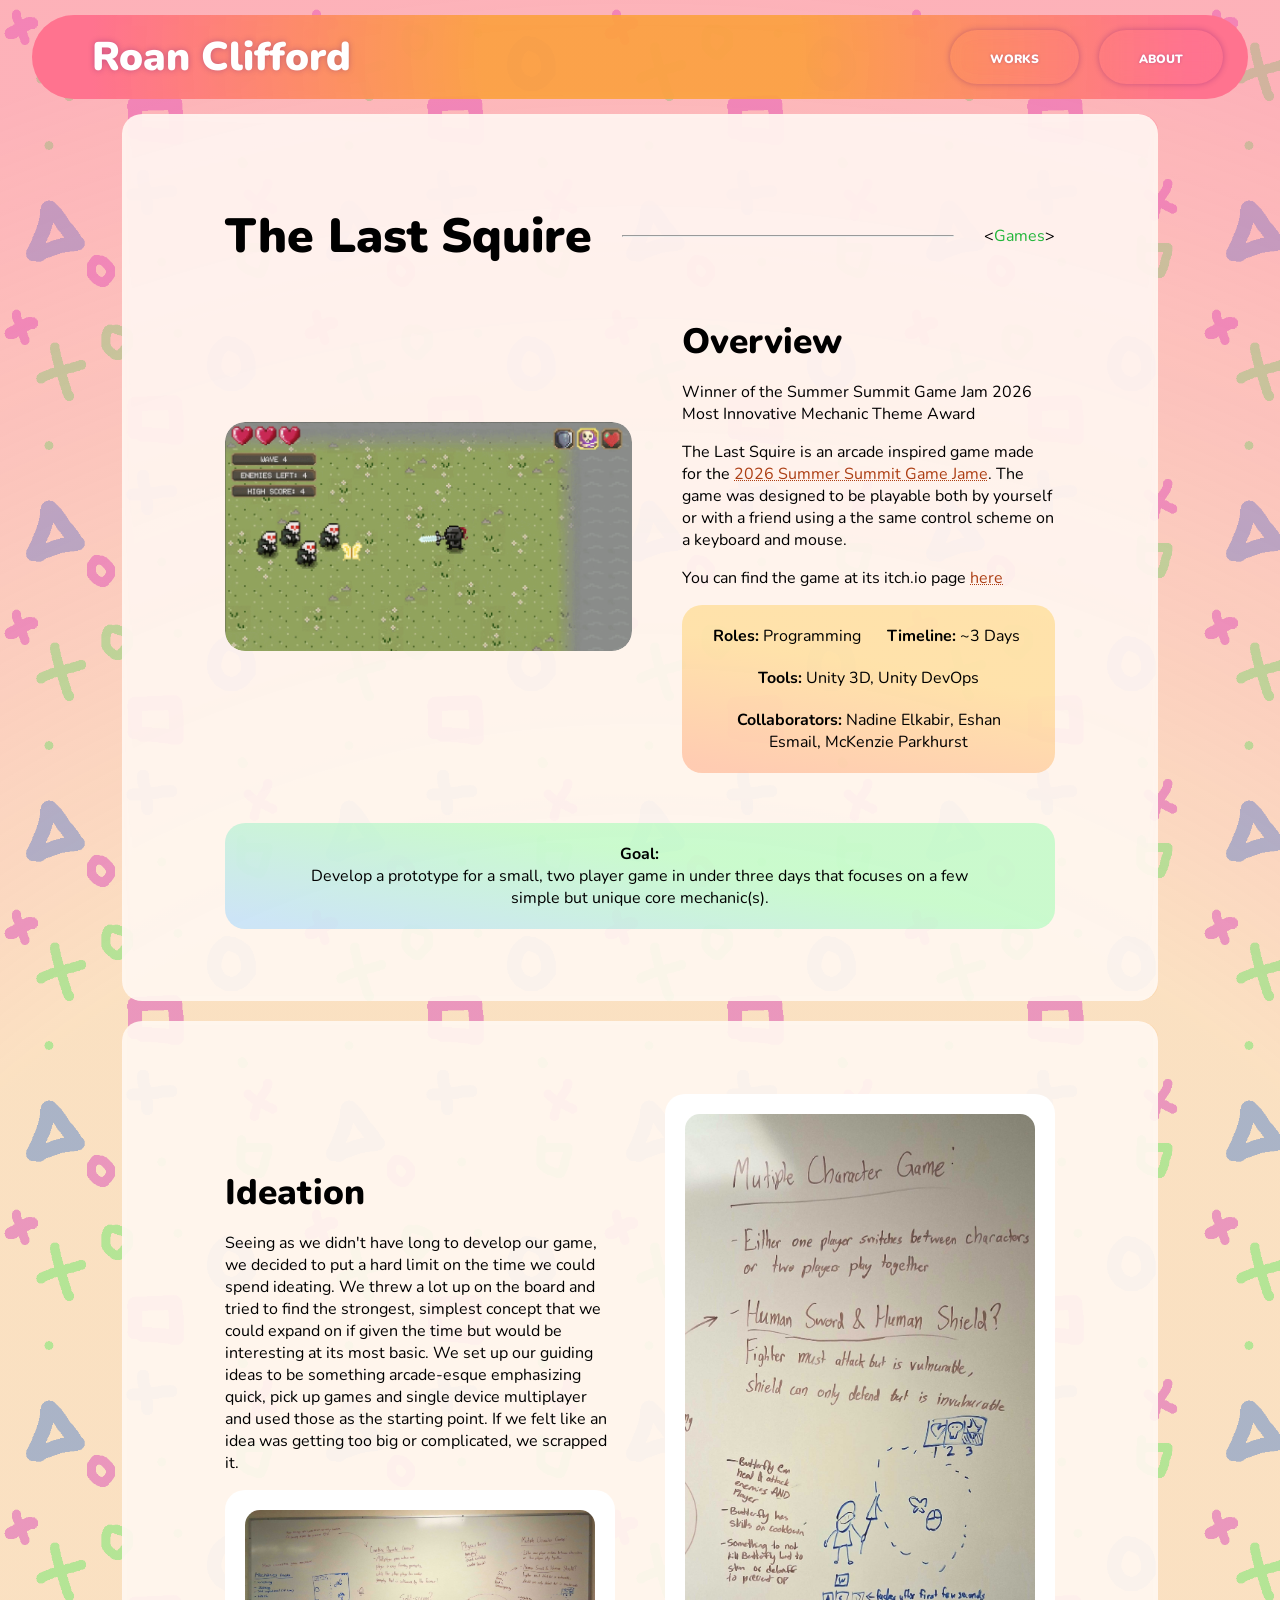
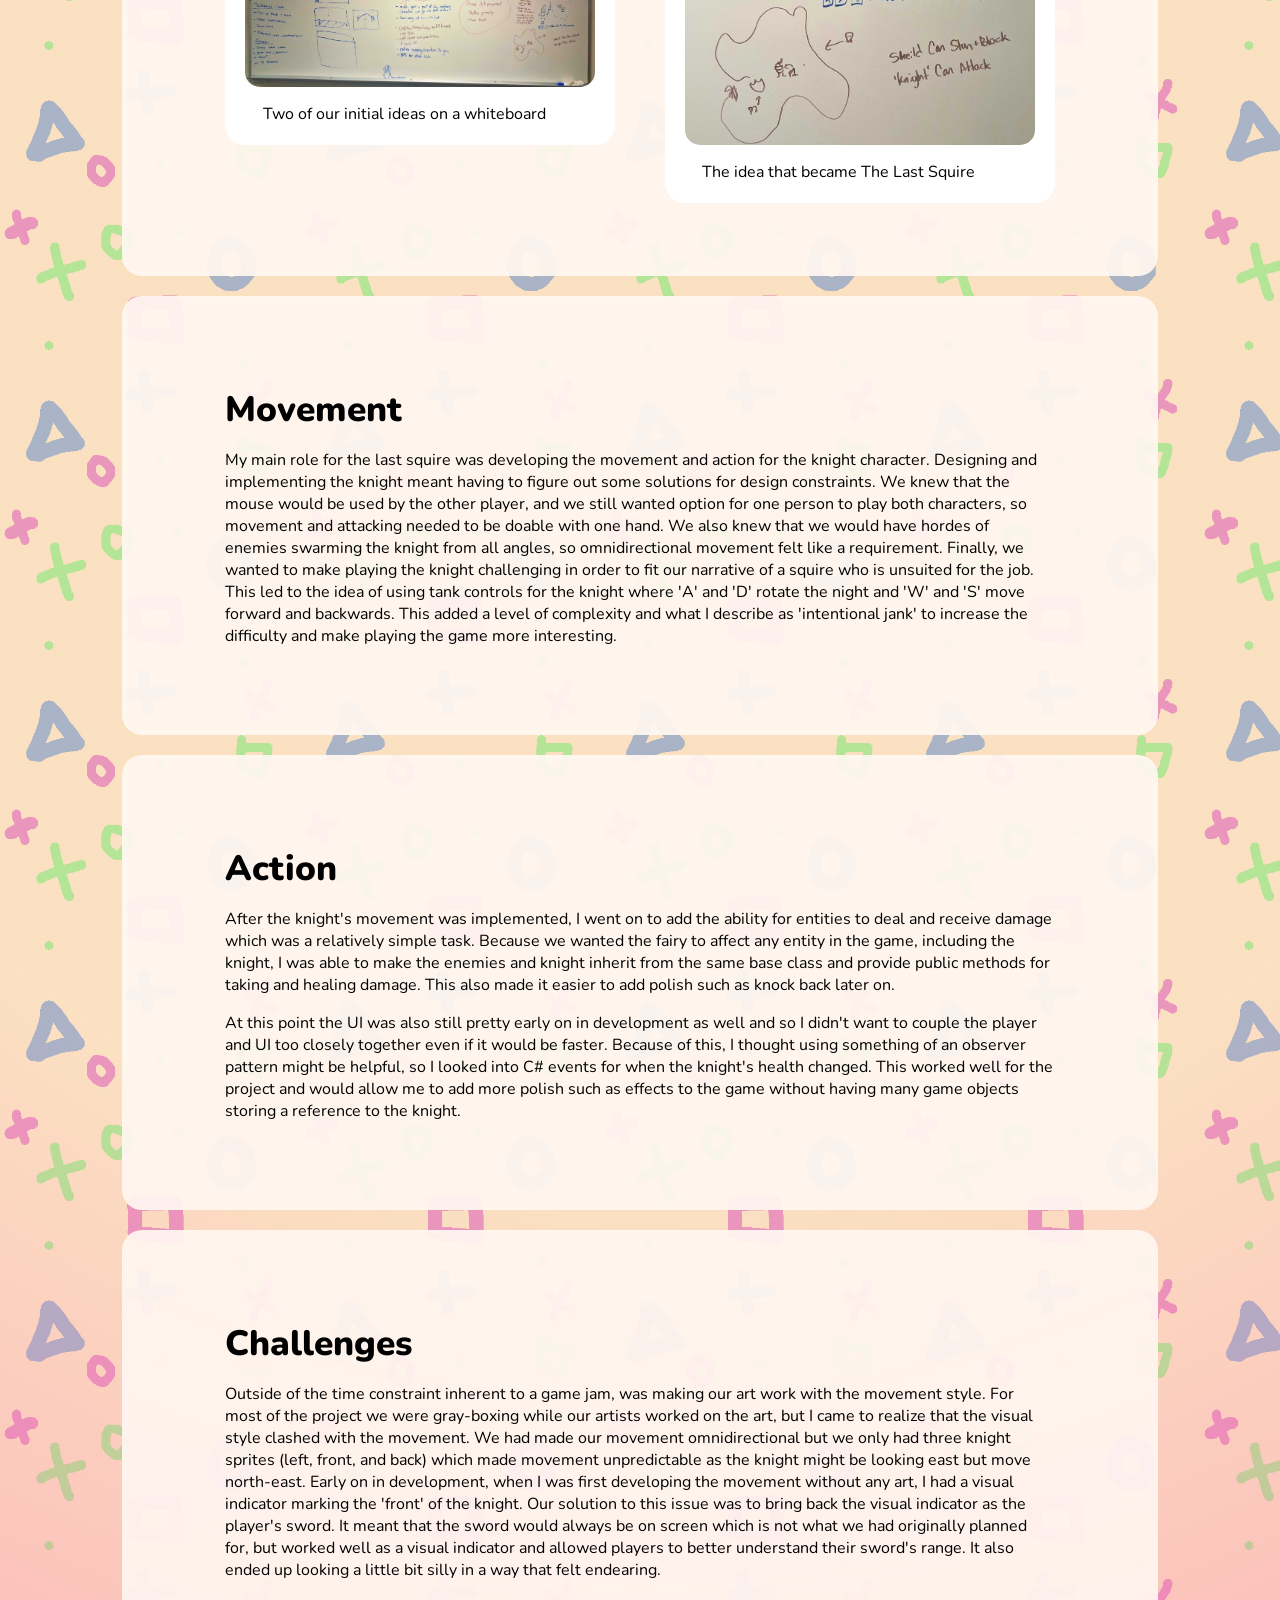
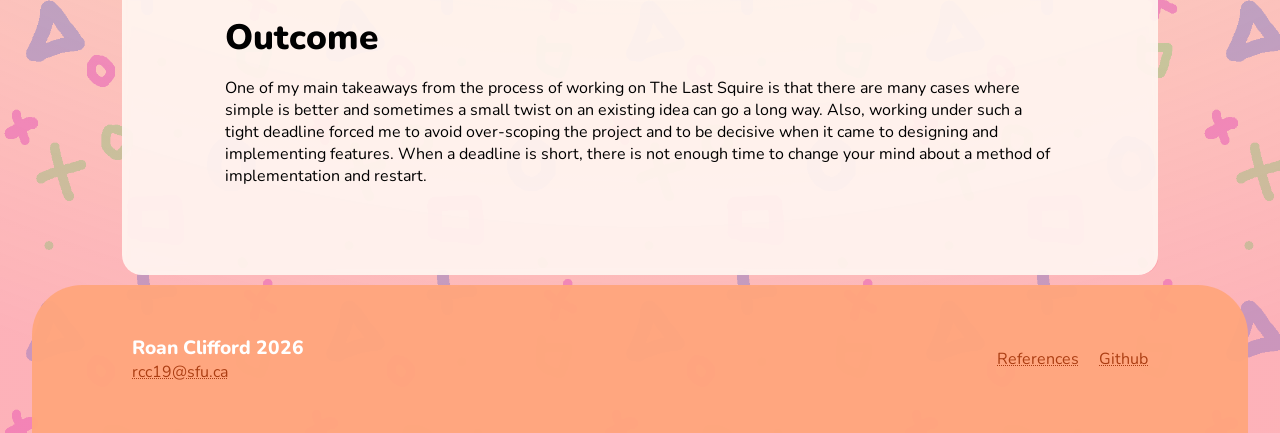
<file: pages/the_last_squire.html>
<!DOCTYPE html>
<html lang="en">
<head>
    <meta charset="UTF-8">
    <meta name="viewport" content="width=device-width, initial-scale=1.0">
    <title>The Last Squire</title>

    <link rel="stylesheet" href="../css/main.css">

    <!-- Google Fonts -->
    <link rel="preconnect" href="https://fonts.googleapis.com">
    <link rel="preconnect" href="https://fonts.gstatic.com" crossorigin>
    <link href="https://fonts.googleapis.com/css2?family=Nunito:ital,wght@0,200..1000;1,200..1000&display=swap" rel="stylesheet">
</head>
<body>
    <header id="nav_header">
        <a class="logotype" href="/index.html">Roan Clifford</a>
        <button id="hamburger" class="nav-link">menu</button>
        <nav id="link_container">
            <a class="nav-link" href="../pages/works.html">Works</a>
            <!-- <a class="nav-link" href="#">Character Art</a> -->
            <a class="nav-link" href="../pages/about.html">About</a>
        </nav>
    </header>
    <div class="page_content">
        <div class="row content_bg">
            <div class="project_head">
                <h1>The Last Squire</h1>
                <hr>
                <p class="tags_cont"><a href="/pages/works.html#games" class="content_tag game_dev">Games</a></p>
            </div>

            <section id="overview" class="two_col_grid">
                <!-- Placeholder Image. Should replace w gameplay video -->
                <div class="project_hero">
                    <img src="/assets/Last Squire tmp.gif" style="width: 100%; aspect-ratio: 16/9; align-self: center; border-radius: 20px;">
                </div>
                <div class="content_text">
                    <h2>Overview</h2>
                    <p>Winner of the Summer Summit Game Jam 2026 Most Innovative Mechanic Theme Award</p>
                    <p>The Last Squire is an arcade inspired game made for the <a href="https://itch.io/jam/summer-summit-2026" target="_blank">2026 Summer Summit Game Jame</a>. The game was designed to be playable both by yourself or with a friend using a the same control scheme on a keyboard and mouse.</p>
                    <p>You can find the game at its itch.io page <a href="https://rcc.itch.io/the-last-squire" target="_blank"> here</a></p>
                    <div class="callout center_text">
                        <p><b>Roles:</b> Programming </p>
                        <p><b>Timeline:</b> ~3 Days</p>
                        <p><b>Tools:</b> Unity 3D, Unity DevOps</p>
                        <p><b>Collaborators:</b> Nadine Elkabir, Eshan Esmail, McKenzie Parkhurst</p>
                    </div>
                </div>
                <div class="callout center_text call_alt1 span">
                    <p><b>Goal:</b> <br> Develop a prototype for a small, two player game in under three days that focuses on a few simple but unique core mechanic(s).</p>
                </div>
            </section>
        </div>
        <div class="row content_bg">
            <div class="two_col_grid">
                <section id="section1">
                    <h2>Ideation</h2>
                    <p>Seeing as we didn't have long to develop our game, we decided to put a hard limit on the time we could spend ideating. We threw a lot up on the board and tried to find the strongest, simplest concept that we could expand on if given the time but would be interesting at its most basic. We set up our guiding ideas to be something arcade-esque emphasizing quick, pick up games and single device multiplayer and used those as the starting point. If we felt like an idea was getting too big or complicated, we scrapped it.</p>
                    <figure>
                        <img src="/assets/TLS_Whiteboard1.jpg">
                        <figcaption>Two of our initial ideas on a whiteboard</figcaption>
                    </figure>
                </section>
                <figure style="max-width: 400px;">
                    <img src="/assets/TLS_Whiteboard2.jpg">
                    <figcaption>The idea that became The Last Squire</figcaption>
                </figure>
            </div>
        </div>
        <div class="row content_bg">
            <section id="section2">
                <h2>Movement</h2>
                <p>My main role for the last squire was developing the movement and action for the knight character. Designing and implementing the knight meant having to figure out some solutions for design constraints. We knew that the mouse would be used by the other player, and we still wanted option for one person to play both characters, so movement and attacking needed to be doable with one hand. We also knew that we would have hordes of enemies swarming the knight from all angles, so omnidirectional movement felt like a requirement. Finally, we wanted to make playing the knight challenging in order to fit our narrative of a squire who is unsuited for the job. This led to the idea of using tank controls for the knight where 'A' and 'D' rotate the night and 'W' and 'S' move forward and backwards. This added a level of complexity and what I describe as 'intentional jank' to increase the difficulty and make playing the game more interesting. </p>
            </section>
        </div>
        <div class="row content_bg">
            <section id="section2">
                <h2>Action</h2>
                <p>After the knight's movement was implemented, I went on to add the ability for entities to deal and receive damage which was a relatively simple task. Because we wanted the fairy to affect any entity in the game, including the knight, I was able to make the enemies and knight inherit from the same base class and provide public methods for taking and healing damage. This also made it easier to add polish such as knock back later on.</p>
                <p>At this point the UI was also still pretty early on in development as well and so I didn't want to couple the player and UI too closely together even if it would be faster. Because of this, I thought using something of an observer pattern might be helpful, so I looked into C# events for when the knight's health changed. This worked well for the project and would allow me to add more polish such as effects to the game without having many game objects storing a reference to the knight.</p>
            </section>
        </div>
        <div class="row content_bg">
            <section id="challenges">
                <h2>Challenges</h2>
                <p>Outside of the time constraint inherent to a game jam, was making our art work with the movement style. For most of the project we were gray-boxing while our artists worked on the art, but I came to realize that the visual style clashed with the movement. We had made our movement omnidirectional but we only had three knight sprites (left, front, and back) which made movement unpredictable as the knight might be looking east but move north-east. Early on in development, when I was first developing the movement without any art, I had a visual indicator marking the 'front' of the knight. Our solution to this issue was to bring back the visual indicator as the player's sword. It meant that the sword would always be on screen which is not what we had originally planned for, but worked well as a visual indicator and allowed players to better understand their sword's range. It also ended up looking a little bit silly in a way that felt endearing. </p>
            </section>
            <section id="outcome">
                <h2>Outcome</h2>
                <p>One of my main takeaways from the process of working on The Last Squire is that there are many cases where simple is better and sometimes a small twist on an existing idea can go a long way. Also, working under such a tight deadline forced me to avoid over-scoping the project and to be decisive when it came to designing and implementing features. When a deadline is short, there is not enough time to change your mind about a method of implementation and restart.</p>
            </section>
        </div>
    </div>
    <footer>
        <div>
            <p>Roan Clifford 2026</p>
            <a href="mailto:rcc19@sfu.ca">rcc19@sfu.ca</a> <!--https://www.w3docs.com/snippets/html/how-to-create-mailto-links.html-->
        </div>
        <ul>
            <!-- <li><a href="./styleguide.html">Styleguide</a></li> -->
            <li><a href="./references.html">References</a></li>
            <li><a target="_blank" href="https://github.com/RCC1783">Github</a></li>
        </ul>
    </footer>
    <script src="../js/main.js"></script>
</body>
</html>
</file>
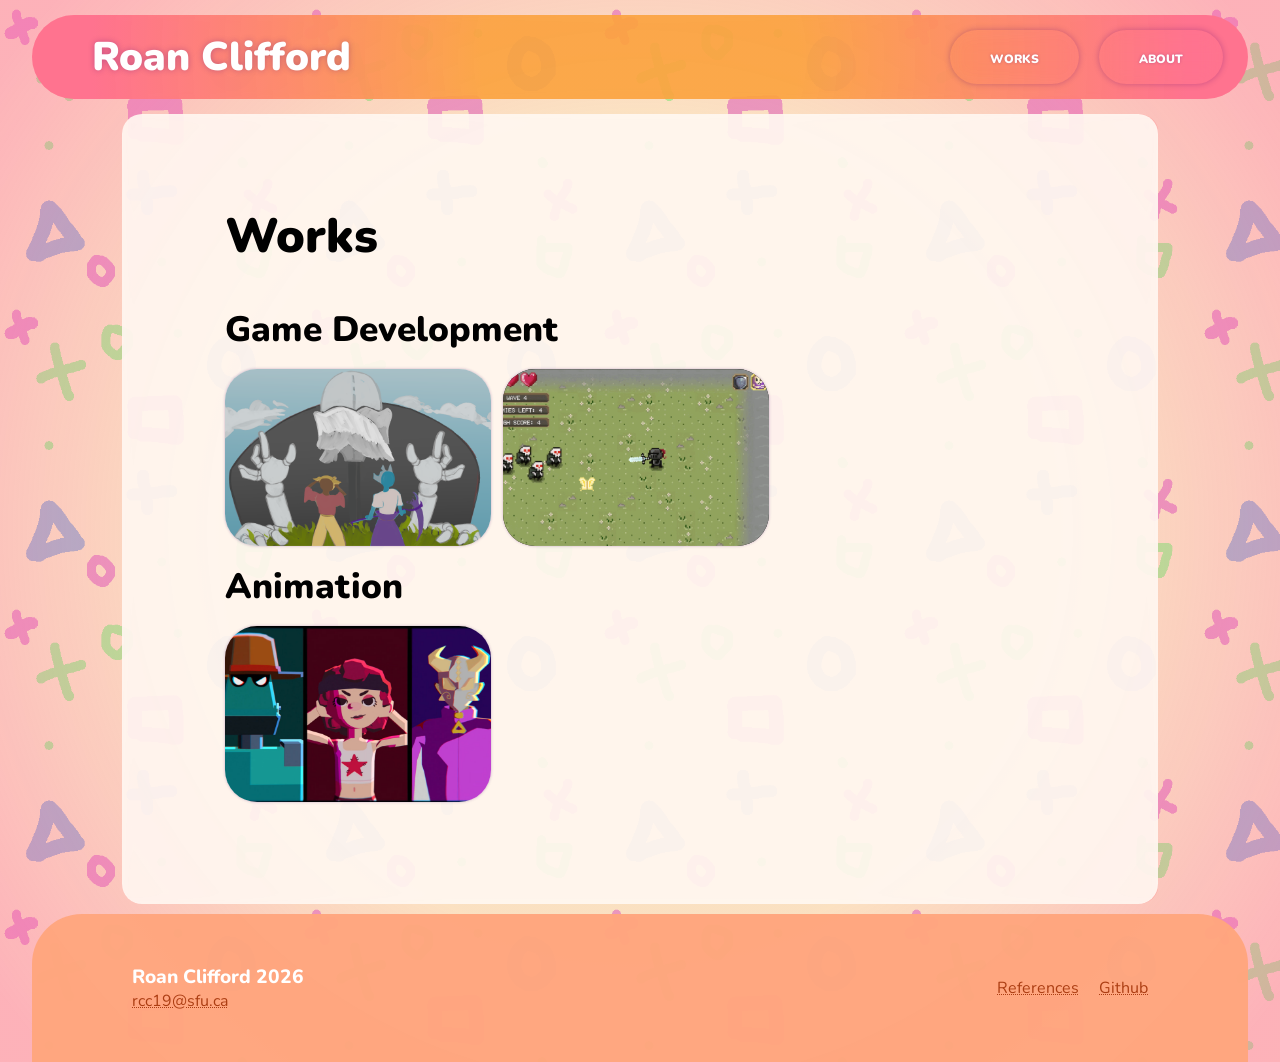
<file: pages/works.html>
<!DOCTYPE html>
<html lang="en">
<head>
    <meta charset="UTF-8">
    <meta name="viewport" content="width=device-width, initial-scale=1.0">
    <title>Game Dev</title>

    <link rel="stylesheet" href="../css/main.css">

    <!-- Google Fonts -->
    <link rel="preconnect" href="https://fonts.googleapis.com">
    <link rel="preconnect" href="https://fonts.gstatic.com" crossorigin>
    <link href="https://fonts.googleapis.com/css2?family=Nunito:ital,wght@0,200..1000;1,200..1000&display=swap" rel="stylesheet">
</head>
<body>
    <header id="nav_header">
        <a class="logotype" href="/index.html">Roan Clifford</a>
        <button id="hamburger" class="nav-link">menu</button>
        <nav id="link_container">
            <a class="nav-link" href="../pages/works.html">Works</a>
            <!-- <a class="nav-link" href="#">Character Art</a> -->
            <a class="nav-link" href="../pages/about.html">About</a>
        </nav>
    </header>
    <div class="page_content">
        <div class="row content_bg">
            <h1>Works</h1>
            <!-- <p>My collection of works from over the years, many of which were made for my degree.</p> -->
            <section id="games">
                <h2>Game Development</h2>
                <div class="flex_grid">
                    <a href="../pages/in_memorium.html" class="project_card">
                        <img src="../assets/in_memoriam/end1.png" loading="lazy">
                        <div class="project_card_info">
                            <p class="proj_card_name">In Memoriam</p>
                            <p class="content_tag game_dev">Game Dev</p>
                        </div>
                    </a>
                    <a href="../pages/the_last_squire.html" class="project_card">
                        <img src="../assets/Last Squire tmp.gif" loading="lazy">
                        <div class="project_card_info">
                            <p class="proj_card_name">The Last Squire</p>
                            <p class="content_tag game_dev">Game Dev</p>
                        </div>
                    </a>
                    <!-- <a href="../pages/pia.html" class="project_card">
                        <img src="../assets/pia_hero.png" loading="lazy">
                        <p>Pia. (unfinished page)</p>
                    </a> -->
                </div>
            </section>
            <section id="animation">
                <h2>Animation</h2>
                <a href="../pages/NMBR1.html" class="project_card">
                        <img src="../assets/NMBR1/NMBR1_hero.png" loading="lazy">
                        <div class="project_card_info">
                            <p class="proj_card_name">NMBR1</p>
                            <p class="content_tag animation">Animation</p>
                            <p class="content_tag char_design">Character Design</p>
                        </div>
                    </a>
            </section>
            <!-- <section id="character_design">
                <h2>Character Design</h1>
                <a href="../pages/NMBR1.html" class="project_card" loading="lazy">
                    <img src="../assets/NMBR1/NMBR1_hero.png">
                    <p>NMBR1</p>
                </a>
            </section> -->
        </div>
    </div>
    <footer>
        <div>
            <p>Roan Clifford 2026</p>
            <a href="mailto:rcc19@sfu.ca">rcc19@sfu.ca</a> <!--https://www.w3docs.com/snippets/html/how-to-create-mailto-links.html-->
        </div>
        <ul>
            <!-- <li><a href="./styleguide.html">Styleguide</a></li> -->
            <li><a href="./references.html">References</a></li>
            <li><a target="_blank" href="https://github.com/RCC1783">Github</a></li>
        </ul>
    </footer>
    <script src="../js/main.js"></script>
</body>
</html>
</file>
<file: css/main.css>
/* 
    For custom cursors: https://blog.logrocket.com/custom-cursor-css/
*/

:root{
    background-color: blanchedalmond;
    background-image: url("../assets/WebsiteBackground.png");
    background-size: 300px;
    background-repeat: repeat;

    margin: 0;

    --cursor_point: url(../assets/pointer_b.png);
    --cursor_hand: url(../assets/hand_small_point.png);
    cursor: var(--cursor_point) 8 8, auto;
    font-family: "Nunito", sans-serif;

    --primary_grad: radial-gradient(circle, rgba(251, 163, 63, 0.9) 26%, rgb(255, 115, 143) 90%);
    --content_bg: rgba(255, 248, 242, 0.92);
    --content_text_color: black;
    --header_text_color: white;
}



body{
    display: flex;
    flex-direction: column;
    align-items: center;
    background: radial-gradient(circle, rgba(251, 163, 63, 0.2) 50%, rgb(255, 115, 143, .5) 95%);
    height: fit-content;
    margin: 0;
    padding: 0 5%;
    backdrop-filter: saturate(70%);
}

.page_content{
    display: flex;
    flex-direction: row;
    flex-wrap: wrap;

    margin: 0 auto;

    min-width: 150px;
    width: 90%;
    max-width: 1900px;

    min-height: 90vh;
}

.landing{
    position: relative;
    box-sizing: border-box;
    margin: 0;
    width: 98vw;
    max-width: 2000px;
    height: min-content;
}

.landing video{
    background: black;
    width: 100%;
    aspect-ratio: 16/7;
    height: auto;
    min-height: 250px;
    object-fit: cover;
    filter: saturate(70%) brightness(60%);
    border-radius: 50px;
    overflow: hidden;
}
.landing_content{
    position: absolute;
    top: 15%;
    left: 5%;
    max-width: 85vw;
    /* transform: translate(0, -100%); */

    color: white;
    transition: transform 0.3s, top 0.3s, left 0.3s;
}
.landing_content nav{
    display: flex;
    flex-direction: row;
    gap: 20px;
}
.landing_content nav a{
    color: orange;
}
.landing_head{
    font-size: 6rem;
    font-weight: 1000;
    text-shadow: 0 0 10px rgba(49, 0, 73, 0.6);
    text-shadow: 0 0 10px rgba(49, 0, 73, 0.6);
    margin: 0;
}

.landing_subhead{
    font-size: 1.5rem;
    font-weight: 650;
    margin-bottom: 2rem;
}

.flex_container{
    display: flex;
    flex-direction: row;
    flex-wrap: wrap;
}
.col {
    box-sizing: border-box;
    display: flex;
    flex-direction: column;
    /* align-items: center; */
    margin: 10px;
    min-width: 300px;
    flex: 1;

    padding: 30px 60px;

    /* border: 4px  solid  rgb(255, 251, 245); */
    border-radius: 20px;
}
.row {
    box-sizing: border-box;
    display: flex;
    flex-direction: column;
    /* align-items: center; */
    margin: 10px auto;
    width: 100%;

    padding: 7% 10%;

    /* border: 4px  solid  rgb(255, 251, 245); */
    border-radius: 20px;
}

.page_content .col_noBG {
    box-sizing: border-box;
    display: flex;
    flex-direction: column;
    /* align-items: center; */
    margin: 10px;
    max-width: 50%;
    flex: 1;

    padding: 30px 60px;

    /* border: 4px  solid  rgb(255, 251, 245); */
    border-radius: 20px;
}

.content_bg{
    background-color: var(--content_bg);
    backdrop-filter: blur(5px);
}

.min_50-perc{
    min-width: 45%;
}

p{
    margin-top: 0.25rem;
}

a{
    text-decoration: underline 0.09rem dotted;
    color: #ac3e13;
    cursor: var(--cursor_hand) 8 8, auto;
}

h1{
    font-family: "Nunito", sans-serif;
    font-size: 3rem;
    font-weight: 1000;
    margin-top: 1rem;
    margin-bottom: 1.25rem;

    transition: font-size 0.3s;
}
h2{
    font-family: "Nunito", sans-serif;
    font-size: 2.2rem;
    font-weight: 850;

    margin-top: 1rem;
    margin-bottom: 1rem;
}
h3{
    font-family: "Nunito", sans-serif;
    font-size: 1.8rem;
    font-weight: 750;

    margin-top: 0.25rem;
    margin-bottom: 1.15rem;
}
h4{
    font-family: "Nunito", sans-serif;
    font-size: 1.25rem;
    font-variant-caps: all-small-caps;
    font-weight: 700;

    margin-top: 0.1rem;
    margin-bottom: 1rem;
}

img{
    max-width: 100%;
}

.content_text p, h2{
    max-width: 70ch;
    width: fit-content;
}

#nav_header{
    position: sticky;
    top: 15px;
    box-sizing: border-box;
    height: fit-content;
    width: 95vw;
    max-width: 2100px;
    display: flex;
    flex-direction: row;
    flex-wrap: wrap;
    align-items: center;
    justify-content: space-between;
    gap: 10px;
    padding: 15px 25px 15px 60px;
    background: var(--primary_grad);
    /* border: 4px solid rgb(214, 90, 115); */
    border-radius: 50px;
    margin: 10px;

    /* https://developer.mozilla.org/en-US/docs/Web/CSS/Reference/Properties/backdrop-filter */
    backdrop-filter: blur(5px);
    z-index: 99; /* Set z-index high to ensure header renders above everything*/
}
#nav_header .logotype{
    margin: 0;
    font-family: "Nunito", sans-serif;
    font-size: 2.5rem;
    font-weight: 1000;
    color: white;
    text-decoration: none;
    text-shadow: 0 0 6px rgba(73, 0, 110, 0.3);
}
#link_container{
    /* display: flex; */
    flex-direction: row;
    flex-wrap: wrap;
    justify-content: center;
    gap: 20px;
    min-height: fit-content;
}

.spacer{
    flex: 1;
}

/* https://css-irl.info/animating-underlines/ */
.nav-link{
    box-sizing: border-box;
    font-family: "Nunito", sans-serif;
    font-size: 1.1rem;
    font-weight: 1000;
    font-variant: all-small-caps;
    color: white;
    background: none;
    
    text-decoration: none;
    text-align: center;
    text-shadow: 0 0 3px rgba(73, 0, 110, 0.3);

    padding: 15px 40px;
    /* margin: 5px; */

    border-radius: 30px;
    border: none;

    box-shadow: 0 0 6px rgba(73, 0, 110, 0.3);
    transition: box-shadow 0.4s, background 0.4s;
    backdrop-filter: blur(10px);
}

#hamburger{
    cursor: var(--cursor_hand) 8 8, auto;
}

.nav-link:hover, .nav-link:focus{
    box-shadow: 0 0 10px rgba(73, 0, 110, 0.3);
    background: rgba(73, 0, 110, 0.1);
}
.tags_cont{
    display: flex;
    flex-direction: row;
    flex-wrap: wrap;
    gap: 5px;
    justify-content: center;
    align-items: center;
    margin: 0;
}
.tags_cont p{
    margin: 0;
}
.content_tag{
    text-decoration: underline 0.08rem rgba(0, 0, 0, 0);
    transition: text-decoration-color 0.3s;
    font-size: 1rem;

    transition: text-decoration-color 0.3s;
}

/* https://www.w3schools.com/cssref/sel_before.php */
.content_tag::before{
    color: black;
    content: "<"
}
.content_tag::after{
    color: black;
    content: ">"
}
.content_tag:hover, .content_tag:focus  {
    text-decoration-color: rgba(0, 0, 0, 1);
}

.game_dev{
    color: #21b63a;
}

.animation{
    color: rgb(145, 72, 255);
}

.char_design{
    color: rgb(72, 170, 255);
}

/* button{
    padding: 10px;
    font-family: "Nunito", sans-serif;
    font-weight: 700;
    background: var(--primary_grad);
    color: white;
    border: none;
    border-radius: 25px;
    box-shadow: 0 0 6px rgba(73, 0, 110, 0.3);
} */

figure{
    box-sizing: border-box;
    display: flex;
    flex-direction: column;
    min-width: 200px;
    max-width: 600px;
    height: fit-content;
    align-items: center;
    background: #ffffff;
    padding: 20px;
    margin: 1rem;
    border-radius: 20px;
}
figure img{
    width: 100%;
    height: auto;
    border-radius: 15px;
    margin-bottom: 16px;
}
figure video{
    width: 100%;
    height: auto;
    border-radius: 15px;
    margin-bottom: 16px;
}
figcaption {
    width: 90%;
}

footer{
    box-sizing: border-box;
    display: flex;
    flex-direction: row;
    flex-wrap: wrap;
    justify-content: space-between;
    align-items: center;
    
    width: 95vw;
    max-width: 2100px;
    background: #ffa67df7;
    border-bottom: none;
    margin: 0;
    padding: 50px 100px;
    border-radius: 50px 50px 0 0;
    gap: 20px
}

footer p{
    margin: 0;
    color: white;
    font-weight: 800;
    font-size: 1.2rem;
}

footer ul{
    display: flex;
    flex-direction: row;
    flex-wrap: wrap;
    list-style-type: none;
    gap: 20px;
    padding: 0;
    margin: 0;
}

blockquote{
    border-left: 2px solid black;
    margin-left: 5px;
    padding: 10px 15px 10px 40px;

    font-weight: 550;
    font-style: italic;
}

blockquote p{
    margin: 0;
}

.callout{
    display: flex;
    flex-direction: row;
    flex-wrap: wrap;
    background: rgba(255, 227, 163, 0.8);
    background: linear-gradient(10deg, rgba(255, 164, 119, 0.5) 5%, rgba(255, 210, 105, 0.5) 60%);
    margin: 20px 0; 
    padding: 20px 30px;
    border-radius: 20px;
    gap: 20px;
    align-content: center;
    /* box-shadow: 0px 0px 5px rgba(74, 0, 96, 0.2); */
    
}
.callout p{
    min-width: 45%;
    max-width: 700px;
    margin: auto auto;
}

.call_alt1{
    background: rgba(150, 255, 173, 0.5);
    background: linear-gradient(10deg, rgba(155, 212, 255, 0.5) 5%, rgba(150, 255, 173, 0.5) 60%);
    padding: 20px 10%;
}

.center_text{
    text-align: center;
}

.project_head{
    display: flex;
    flex-wrap: wrap;
    align-items: center;
    width: 100%;
    margin-bottom: 1rem;
}

.project_head hr{
    flex:1;
    margin: 30px;
    min-width: 100px;
}

.project_head h1{
    margin-bottom: 1rem;
    /* transition: font-size 0.3s; */
}

.project_hero{
    max-width: 800px;
    width: 100%;
    min-width: 200px;
    height: auto;
    aspect-ratio: 16/9; 
    align-self: center;
    margin: auto auto;
    border-radius: 20px;
    overflow: hidden;
}

.project_card{
    position: relative;
    box-sizing: border-box;
    display: flex;
    flex-direction: row;

    width: 32%;
    min-width: 80px;
    max-width: 3500px;

    aspect-ratio: 3/2;
    /* aspect-ratio: 4/3; */

    text-decoration: none;
    border-radius: 2.5vw;
    overflow: hidden;

    box-shadow: 0 0 3px rgba(73, 0, 110, 0.3);

    transition: width 0.25s, max-width 0.3s;
}

.project_card img{
    /* position: absolute; */
    background-color: black;
    object-fit: cover;
    height: 100%;
    /* width: 12em; */
    /* aspect-ratio: 8/7; */
    /* flex: 1; */
    filter: none;

    /* border-radius: 20px; */
    transition: width 0.3s;
}

.project_card_info {
    position: absolute;
    box-sizing: border-box;

    background-color: #ffffffc8;
    backdrop-filter: blur(5px);
    border-radius: 1vw 1vw 0 0;

    display: grid;
    grid-template-columns: auto auto;
    grid-template-rows: 1.75rem;
    row-gap: 1px;

    left: 0;
    bottom: 0;
    width: 100%;
    /* max-width: 50%; */
    height: 40%;
    padding: 0.5vw 1.25vw;
    overflow-y: scroll;

    transform: translateY(100%);
    transition: transform 0.3s;
}

.proj_card_name{
    color: black;
    font-size: 1.25rem;
    max-height: 1.15rem;
    font-weight: 800;
    grid-column: 1 / span 2;
    /* max-height: 1rem; */
    text-align: center;
}

.project_card_info p{
    margin-bottom: 0.15rem;
}

.project_card_info .content_tag{
    font-size: 0.9rem;
}

.project_card:hover {
   img{
        /* filter: blur(1px) grayscale(.5) brightness(1.7); */
    }

    .project_card_info{
        visibility: visible;
        transform: translateY(0%);
    }

}

.card_container{
    display: grid; 
    grid-template-columns: auto auto auto auto auto auto;
    gap: 20px;
    align-items: center;
    justify-content: center;
}

.flex_grid{
    display: flex;
    flex-direction: row;
    flex-wrap: wrap;
    gap: 1vw;

    justify-content: start;
    align-items: center;
}

.two_col_grid{
    display: grid;
    grid-template-columns: auto auto;
    align-items: center;
    justify-content: center;
    justify-items: center;
    gap: 50px;
}

.two_col_grid .span{
    grid-column-end: span 2;
    /* max-width: 90%; */
}

.two_col_grid div{
    margin: auto;
    box-sizing: border-box;
}

.two_col_grid figure{
    margin: 0;
    align-self: center;
}

.three_col_grid{
    display: grid;
    grid-template-columns: auto auto auto;
    align-items: center;
    justify-content: center;
    justify-items: center;
    gap: 50px;
}

.three_col_grid .span{
    grid-column-end: span 3;
}

.three_col_grid div{
    margin: auto;
    box-sizing: border-box;
}

.three_col_grid figure{
    margin: 0;
    align-self: center;
}

@media screen and (max-width: 1000px){
    .landing_head{
        font-size: 5rem;
    }
    .landing_subhead{
        font-size: 1.25rem;
    }

    h1{
        font-size: 3rem;
    }

    .project_head h1{
        font-size: 2.75rem;
    }
}

@media screen and (max-width: 950px){
    #link_container{
        /* display: none; */
        position: absolute;
        flex-direction: column;
        bottom: -10px;
        right: 10px;
        transform: translate(0, 100%);
    }

    #link_container .nav-link{
        background: var(--primary_grad);
        transition: filter 0.3s;
    }

    #link_container .nav-link:hover, #link_container .nav-link:focus{
        filter: hue-rotate(-40deg);
    }
}

@media screen and (max-width: 850px){
    .two_col_grid{
        grid-template-columns: auto;
    }

    .two_col_grid .span{
        grid-column-end: span 1;
    }

    .three_col_grid{
        grid-template-columns: auto;
    }

    .three_col_grid .span {
        grid-column-end: span 1;
    }
}

@media screen and (max-width: 750px){
    .landing_head{
        font-size: 3rem;
    }
    .landing_subhead{
        font-size: 1rem;
    }

    #nav_header .logotype{
        font-size: 2rem;
        transition: font-size 0.3s;
    }
    .nav-link{
        font-size: 1rem;
    }
    .project_head h1{
        font-size: 2rem;
    }

    .col{
        padding: 15px 30px;
    }
    /* .row{
        padding: 5% 30%;
    } */

    footer{
        padding: 25px 50px;
    }
}

@media screen and (max-width: 550px){
    .landing_content{
        text-align: center;
        min-width: 70%;
        top: 50%;
        left: 50%;
        transform: translate(-50%, -50%);
    }
    .landing_head{
        font-size: 2rem;
    }
    .landing_subhead{
        margin-bottom: 10px;
        font-size: 1rem;
    }

    .flex_grid{
        align-items: center;
        justify-content: center;
    }

    .proj_card_name{
        font-size: 0.95rem;
    }

    .project_card_info .content_tag{
        font-size: 0.8rem;
    }
}
@media screen and (max-width: 500px){
    #nav_header {
        flex-direction: column;
        /* align-items: center;
        justify-content: center; */
        padding: 30px;
    }
    .landing_head{
        font-size: 2.5rem;
    }
    .landing_subhead{
        font-size: 0.9rem;
    }

    h1{
        font-size: 2.15rem;
    }
    h2{
        font-size: 1.75rem;
    }
    h3{
        font-size: 1.25rem;
    }

    .project_card_info .content_tag{
        font-size: 0.75rem;
    }

    .proj_card_name{
        font-size: 0.9rem;
    }
}

/* @media (prefers-color-scheme: dark){
    :root{
        --primary_grad: radial-gradient(circle, rgba(206, 103, 0, 0.9) 26%, rgb(186, 0, 96) 90%);
        --content_bg: rgba(61, 49, 38, 0.92);
        color: white;
        --header_text_color: white;
    }
    body{
        background: radial-gradient(circle, rgba(193, 116, 29, 0.2) 50%, rgba(111, 7, 47, 0.5) 95%);
        backdrop-filter: invert(70%);
    }
    
    footer{
        background: #47281d;
    }
} */
</file>
